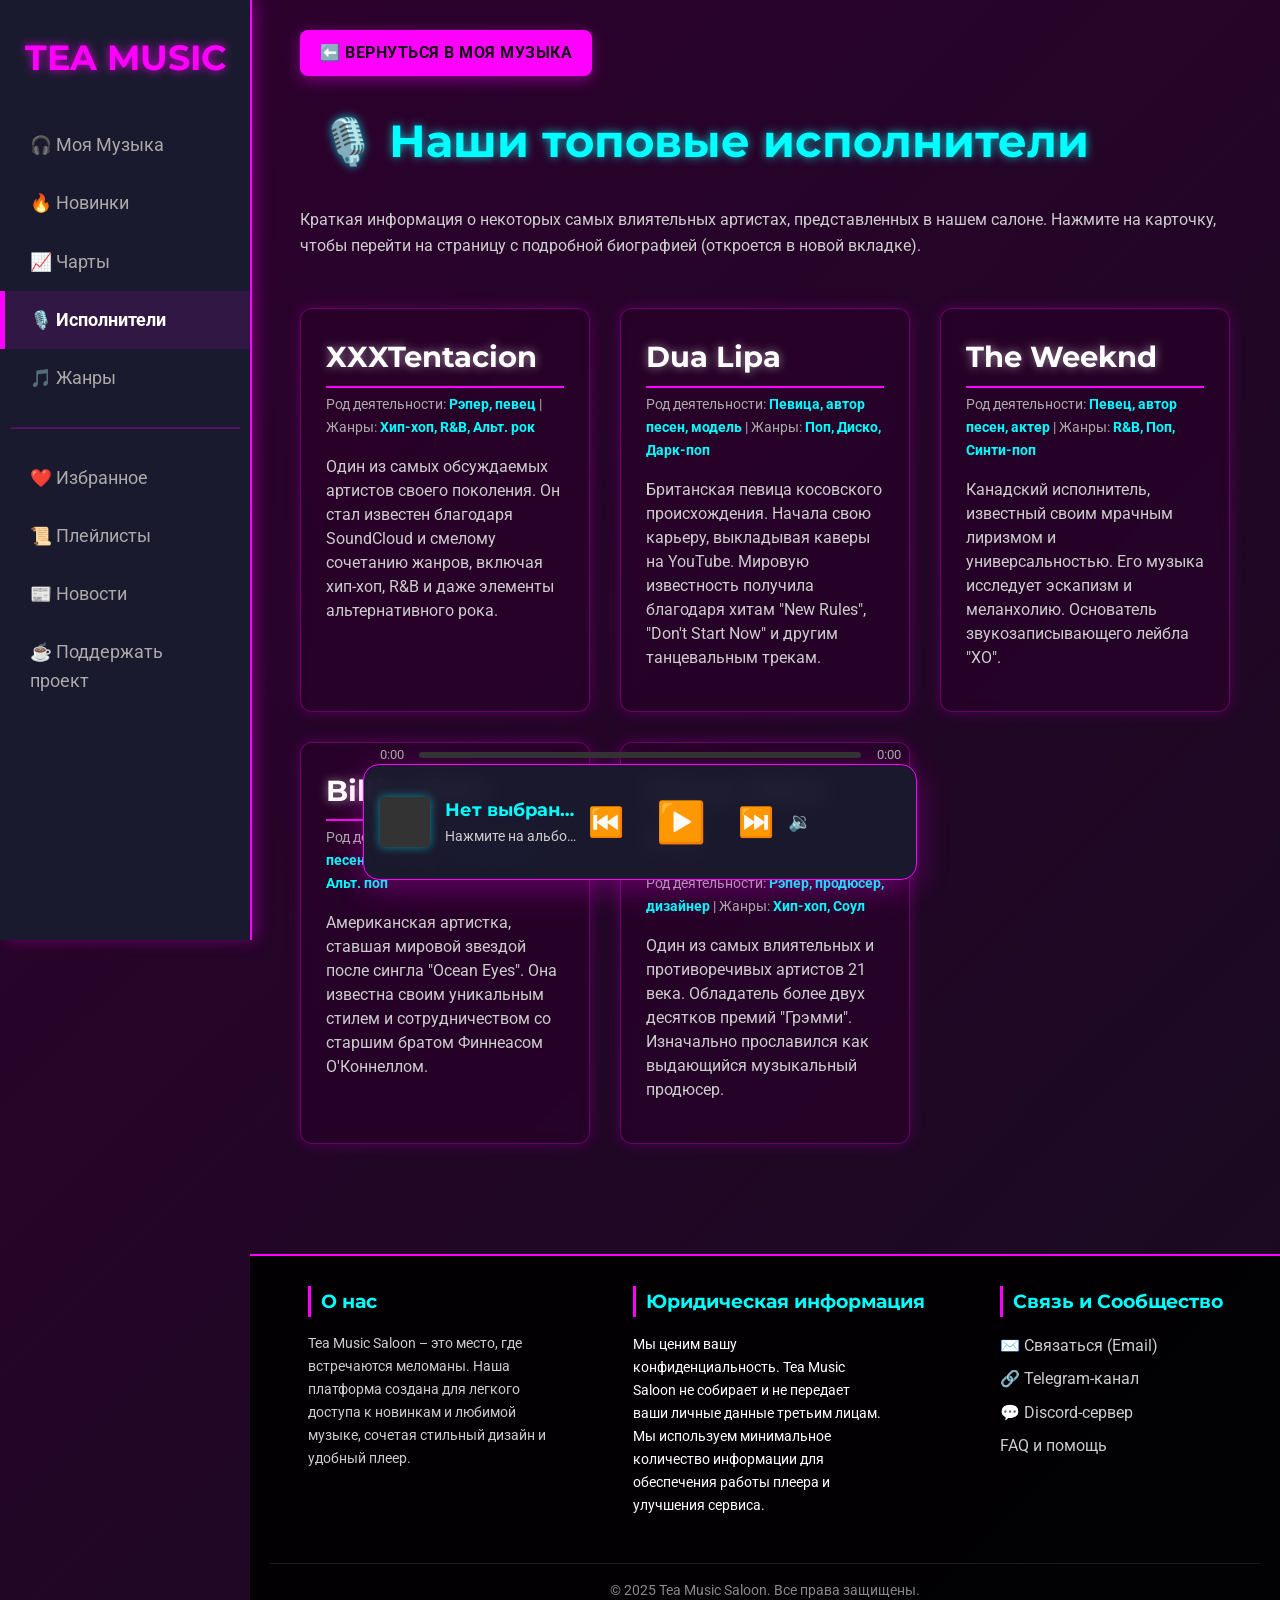
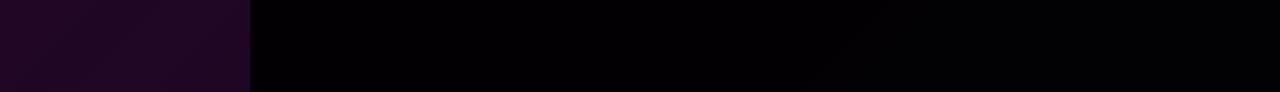
<file: artists.html>
<!DOCTYPE html>
<html lang="ru">
<head>
    <meta charset="UTF-8">
    <meta name="viewport" content="width=device-width, initial-scale=1.0">
    <title>Музыкальный Салон Tea | ...</title> 
    
    <link href="https://fonts.googleapis.com/css2?family=Montserrat:wght@700&family=Roboto:wght@300;400;700&display=swap" rel="stylesheet">
    
    <link rel="stylesheet" href="style.css"> 
</head>

<body>
    <div class="preloader">
        <div class="spinner"></div>
    </div>
    <div class="overlay"></div>

    <div class="side-gradient left"></div>
    <div class="side-gradient right"></div>

    <div class="app-layout">
        
        <aside class="sidebar">
            <div class="sidebar__logo">
                <a href="index.html">TEA MUSIC</a>
            </div>
            <nav class="sidebar__nav">
                <ul>
                    <li><a href="index.html">🎧 Моя Музыка</a></li>
                    <li><a href="new_releases.html">🔥 Новинки</a></li> 
                    <li><a href="charts.html">📈 Чарты</a></li>
                    <li><a href="artists.html" class="active">🎙️ Исполнители</a></li> 
                    <li><a href="genres.html">🎵 Жанры</a></li>
                </ul>
            </nav>
            <hr style="border-color: rgba(255, 0, 255, 0.3); margin: 20px 10px;">
            <nav class="sidebar__nav">
                <ul>
                    <li><a href="favorites.html">❤️ Избранное</a></li>
                    <li><a href="playlists.html">📜 Плейлисты</a></li>
                    <li><a href="news.html">📰 Новости</a></li>
                    <li><a href="premium.html">☕ Поддержать проект     </a></li>
                </ul>
            </nav>
        </aside>
        
        <main>
            <a href="index.html" class="back-to-main-link">
                ⬅️ Вернуться в Моя Музыка
            </a>

            <h1>🎙️ Наши топовые исполнители</h1>
            <p style="color: #ccc; margin-bottom: 30px;">
                Краткая информация о некоторых самых влиятельных артистах, представленных в нашем салоне. Нажмите на карточку, чтобы перейти на страницу с подробной биографией (откроется в новой вкладке).
            </p>

            <div class="artist-grid-layout">
                
                <a href="https://24smi.org/celebrity/55838-xxxtentacion.html" target="_blank" class="artist-card">
                    <h3>XXXTentacion</h3>
                    <div class="artist-meta">
                        Род деятельности: <span>Рэпер, певец</span> | Жанры: <span>Хип-хоп, R&B, Альт. рок</span>
                    </div>
                    <p>
                        Один из самых обсуждаемых артистов своего поколения. Он стал известен благодаря SoundCloud и смелому сочетанию жанров, включая хип-хоп, R&B и даже элементы альтернативного рока.
                    </p>
                </a>

                <a href="https://24smi.org/celebrity/38550-dua-lipa.html" target="_blank" class="artist-card">
                    <h3>Dua Lipa</h3>
                    <div class="artist-meta">
                        Род деятельности: <span>Певица, автор песен, модель</span> | Жанры: <span>Поп, Диско, Дарк-поп</span>
                    </div>
                    <p>
                        Британская певица косовского происхождения. Начала свою карьеру, выкладывая каверы на YouTube. Мировую известность получила благодаря хитам "New Rules", "Don't Start Now" и другим танцевальным трекам.
                    </p>
                </a>
                
                <a href="https://24smi.org/celebrity/25589-the-weeknd.html" target="_blank" class="artist-card">
                    <h3>The Weeknd</h3>
                    <div class="artist-meta">
                        Род деятельности: <span>Певец, автор песен, актер</span> | Жанры: <span>R&B, Поп, Синти-поп</span>
                    </div>
                    <p>
                        Канадский исполнитель, известный своим мрачным лиризмом и универсальностью. Его музыка исследует эскапизм и меланхолию. Основатель звукозаписывающего лейбла "XO".
                    </p>
                </a>

                <a href="https://24smi.org/celebrity/93820-billi-ailish.html" target="_blank" class="artist-card">
                    <h3>Billie Eilish</h3>
                    <div class="artist-meta">
                        Род деятельности: <span>Певица, автор песен</span> | Жанры: <span>Поп, Электропоп, Альт. поп</span>
                    </div>
                    <p>
                        Американская артистка, ставшая мировой звездой после сингла "Ocean Eyes". Она известна своим уникальным стилем и сотрудничеством со старшим братом Финнеасом О'Коннеллом.
                    </p>
                </a>

                <a href="https://24smi.org/celebrity/3278-kane-uest.html" target="_blank" class="artist-card">
                    <h3>Kanye West (Ye)</h3>
                    <div class="artist-meta">
                        Род деятельности: <span>Рэпер, продюсер, дизайнер</span> | Жанры: <span>Хип-хоп, Соул</span>
                    </div>
                    <p>
                        Один из самых влиятельных и противоречивых артистов 21 века. Обладатель более двух десятков премий "Грэмми". Изначально прославился как выдающийся музыкальный продюсер.
                    </p>
                </a>

            </div>
            
        </main>
        
    </div>

    <footer class="site-footer">
        <div class="footer-content">
            <div class="footer-column">
                <h3>О нас</h3>
                <p style="font-size:0.9em; max-width: 250px;">Tea Music Saloon – это место, где встречаются меломаны. Наша платформа создана для легкого доступа к новинкам и любимой музыке, сочетая стильный дизайн и удобный плеер.</p>
            </div>
            <div class="footer-column">
                <h3>Юридическая информация</h3>
                <ul>
                    <li style="font-size:0.9em; max-width: 250px; color: #fff;">Мы ценим вашу конфиденциальность. Tea Music Saloon не собирает и не передает ваши личные данные третьим лицам. Мы используем минимальное количество информации для обеспечения работы плеера и улучшения сервиса.</li>
                </ul>
            </div>
            <div class="footer-column">
                <h3>Связь и Сообщество</h3>
                <ul>
                    <li><a href="mailto:abdytima56@gmail.com">✉️ Связаться (Email)</a></li>
                    <li><a href="https://t.me/+F9UkB3qSuYQ5MWRi" target="_blank">🔗 Telegram-канал</a></li>
                    <li><a href="https://discord.gg/NV8jJ2bQG" target="_blank">💬 Discord-сервер</a></li>
                    <li><a href="#">FAQ и помощь</a></li>
                </ul>
            </div>
        </div>
        <div class="footer-bottom">
            &copy; 2025 Tea Music Saloon. Все права защищены.
        </div>
    </footer>

    <div class="mini-player" id="miniPlayer" onclick="handlePlayerClick(event)" onmousedown="startDragging(event)" ondblclick="togglePlayerMode()">
        <div class="progress-bar-container">
            <span class="time-display" id="currentTime">0:00</span>
            <div id="progressBar" onclick="seekTo(event)">
                <div id="progress"></div>
            </div>
            <span class="time-display" id="durationTime">0:00</span>
        </div>
        
        <div class="player__info">
            <div class="player__cover" id="playerCover"></div>
            <div class="player__details">
                <h4 id="playerTitle">Нет выбранного трека</h4>
                <p id="playerArtist">Нажмите на альбом для запуска</p>
            </div>
        </div>
        <div class="player__controls">
            <button class="player__button" onclick="prevTrack()">⏮️</button>
            <button class="player__button play" id="playPauseBtn" onclick="togglePlay()">▶️</button>
            <button class="player__button" onclick="nextTrack()">⏭️</button>
        </div>
        
        <div class="player__volume" id="playerVolumeControl" onclick="toggleVolumeBar(event)">
            <span class="volume-icon">🔉</span>
            <div class="volume-bar-wrap">
                <input type="range" min="0" max="100" value="70" onchange="setVolume(this.value)" oninput="setVolume(this.value)">
            </div>
            
            <div class="player__actions-menu">
                <button class="player__menu-dots" onclick="togglePlayerMenu(event, this)">...</button>
                <div class="player__context-menu">
                    <a href="#" onclick="actionAddToQueue(event, this, true)">▶️ Добавить трек в очередь</a>
                    <a href="#" onclick="actionAddToPlaylist(event, this, true)">📜 Добавить трек в плейлист</a>
                    <a href="#" onclick="actionToggleFavorite(event, this, true)">❤️ В избранное</a>
                    <a href="#">ℹ️ Перейти к альбому</a>
                </div>
            </div>
        </div>
    </div>
    <audio id="audioPlayer" preload="auto"></audio>

    <script src="script.js"></script>

    <script>
        // JS для прелоадера и громкости (для всех страниц)
        function setVolume(value) {
            const audioPlayer = document.getElementById('audioPlayer');
            const volumeIcon = document.querySelector('.volume-icon');
            audioPlayer.volume = value / 100;

            if (value == 0) {
                volumeIcon.innerText = '🔇';
            } else if (value < 50) {
                volumeIcon.innerText = '🔉';
            } else {
                volumeIcon.innerText = '🔊';
            }
        }
        
        let isVolumeBarOpen = false;
        function toggleVolumeBar(event) {
            event.stopPropagation();
            const volumeBarWrap = document.querySelector('.volume-bar-wrap');
            
            if (isVolumeBarOpen) {
                volumeBarWrap.classList.remove('open');
                isVolumeBarOpen = false;
            } else {
                document.querySelectorAll('.context-menu, .player__context-menu').forEach(menu => {
                    menu.classList.remove('show');
                });
                volumeBarWrap.classList.add('open');
                isVolumeBarOpen = true;
            }
        }

        function closeVolumeBarIfOpen(event) {
            const volumeBarWrap = document.querySelector('.volume-bar-wrap');
            const volumeControl = document.getElementById('playerVolumeControl');
            
            if (isVolumeBarOpen && volumeControl && !volumeControl.contains(event.target)) {
                volumeBarWrap.classList.remove('open');
                isVolumeBarOpen = false;
            }
        }
        
        window.onload = function() {
            const preloader = document.querySelector('.preloader');
            const body = document.body;
            const volumeRange = document.getElementById('playerVolumeControl').querySelector('input[type="range"]');
            const audioPlayer = document.getElementById('audioPlayer');

            setTimeout(() => {
                preloader.style.opacity = '0';
                body.classList.add('loaded');
                setTimeout(() => {
                    preloader.style.display = 'none';
                }, 500);
            }, 500);
            
            if(volumeRange) {
                audioPlayer.volume = volumeRange.value / 100;
            }

            if (typeof updateProgressBar !== 'undefined') {
                audioPlayer.addEventListener('loadedmetadata', updateProgressBar);
                audioPlayer.addEventListener('timeupdate', updateProgressBar);
                audioPlayer.addEventListener('ended', nextTrack);
            }
            
            document.addEventListener('click', closeVolumeBarIfOpen);
        };
    </script>
</body>
</html>
</file>
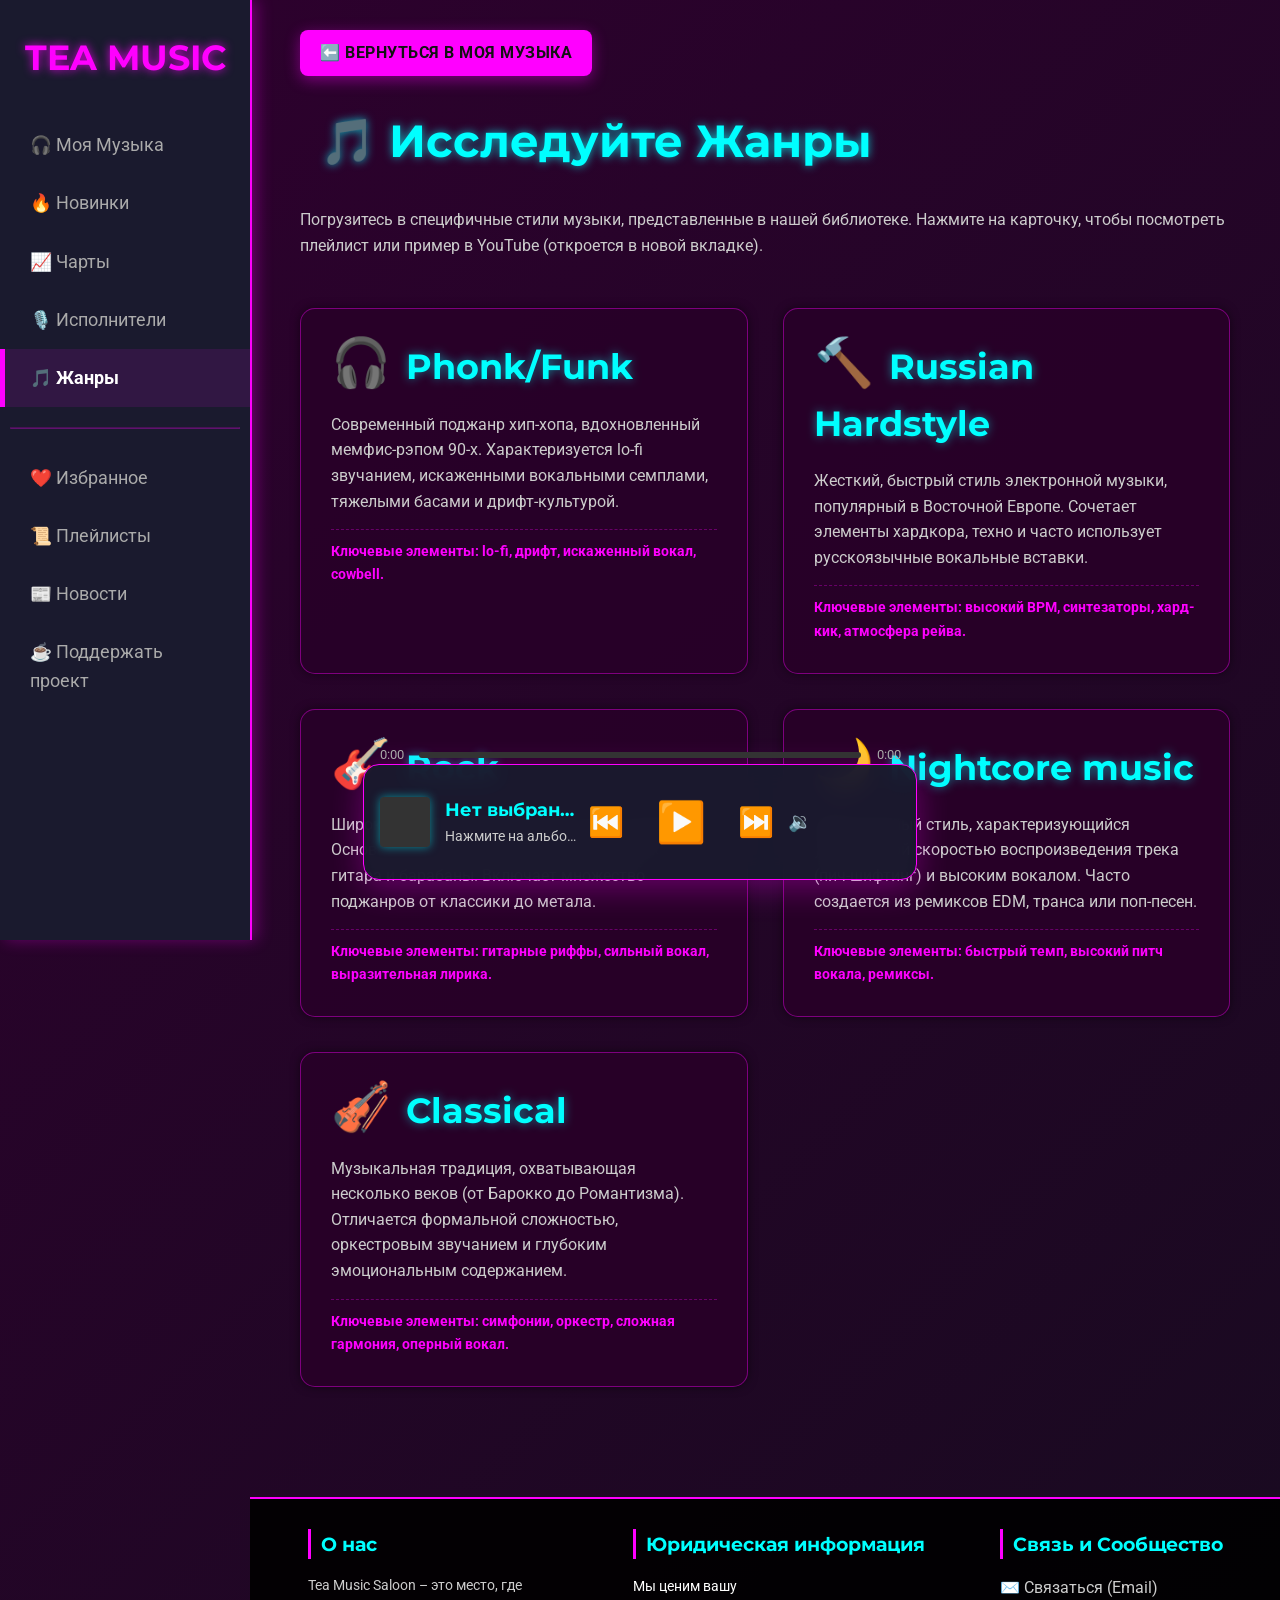
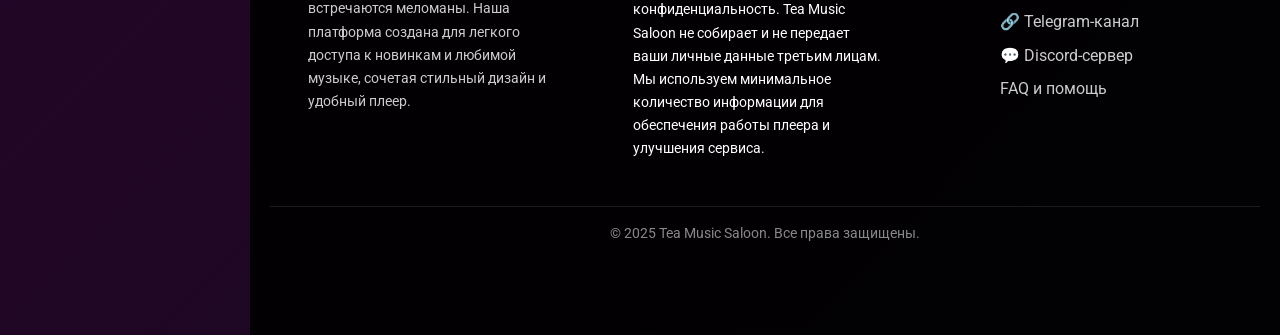
<file: genres.html>
<!DOCTYPE html>
<html lang="ru">
<head>
    <meta charset="UTF-8">
    <meta name="viewport" content="width=device-width, initial-scale=1.0">
    <title>Музыкальный Салон Tea | ...</title> 
    
    <link href="https://fonts.googleapis.com/css2?family=Montserrat:wght@700&family=Roboto:wght@300;400;700&display=swap" rel="stylesheet">
    
    <link rel="stylesheet" href="style.css"> 
</head>

<body>
    <div class="preloader">
        <div class="spinner"></div>
    </div>
    <div class="overlay"></div>

    <div class="side-gradient left"></div>
    <div class="side-gradient right"></div>

    <div class="app-layout">
        
        <aside class="sidebar">
            <div class="sidebar__logo">
                <a href="index.html">TEA MUSIC</a>
            </div>
            <nav class="sidebar__nav">
                <ul>
                    <li><a href="index.html">🎧 Моя Музыка</a></li>
                    <li><a href="new_releases.html">🔥 Новинки</a></li> 
                    <li><a href="charts.html">📈 Чарты</a></li>
                    <li><a href="artists.html">🎙️ Исполнители</a></li>
                    <li><a href="genres.html" class="active">🎵 Жанры</a></li> 
                </ul>
            </nav>
            <hr style="border-color: rgba(255, 0, 255, 0.3); margin: 20px 10px;">
            <nav class="sidebar__nav">
                <ul>
                    <li><a href="favorites.html">❤️ Избранное</a></li>
                    <li><a href="playlists.html">📜 Плейлисты</a></li>
                    <li><a href="news.html">📰 Новости</a></li>
                    <li><a href="premium.html">☕ Поддержать проект</a></li>
                </ul>
            </nav>
        </aside>
        
        <main>
            <a href="index.html" class="back-to-main-link">
                ⬅️ Вернуться в Моя Музыка
            </a>

            <h1>🎵 Исследуйте Жанры</h1>
            <p style="color: #ccc; margin-bottom: 30px;">
                Погрузитесь в специфичные стили музыки, представленные в нашей библиотеке. Нажмите на карточку, чтобы посмотреть плейлист или пример в YouTube (откроется в новой вкладке).
            </p>

            <div class="genre-grid-layout">
                
                <a href="https://www.youtube.com/watch?v=7T1xp3k-ZLw" target="_blank" class="genre-card">
                    <span class="genre-icon">🎧</span>
                    <h3>Phonk/Funk</h3>
                    <p>
                        Современный поджанр хип-хопа, вдохновленный мемфис-рэпом 90-х. Характеризуется lo-fi звучанием, искаженными вокальными семплами, тяжелыми басами и дрифт-культурой.
                    </p>
                    <div class="genre-examples">Ключевые элементы: lo-fi, дрифт, искаженный вокал, cowbell.</div>
                </a>

                <a href="https://www.youtube.com/watch?v=xve6mJYT270&t=2054s" target="_blank" class="genre-card">
                    <span class="genre-icon">🔨</span>
                    <h3>Russian Hardstyle</h3>
                    <p>
                        Жесткий, быстрый стиль электронной музыки, популярный в Восточной Европе. Сочетает элементы хардкора, техно и часто использует русскоязычные вокальные вставки.
                    </p>
                    <div class="genre-examples">Ключевые элементы: высокий BPM, синтезаторы, хард-кик, атмосфера рейва.</div>
                </a>
                
                <a href="https://www.youtube.com/watch?v=YA3lychj6Oc" target="_blank" class="genre-card">
                    <span class="genre-icon">🎸</span>
                    <h3>Rock</h3>
                    <p>
                        Широкий жанр, берущий начало в рок-н-ролле 50-х. Основные инструменты: электрогитара, бас-гитара и барабаны. Включает множество поджанров от классики до метала.
                    </p>
                    <div class="genre-examples">Ключевые элементы: гитарные риффы, сильный вокал, выразительная лирика.</div>
                </a>

                <a href="https://www.youtube.com/watch?v=lvJo07YZIfI" target="_blank" class="genre-card">
                    <span class="genre-icon">🌙</span>
                    <h3>Nightcore music</h3>
                    <p>
                        Музыкальный стиль, характеризующийся увеличенной скоростью воспроизведения трека (пич-шифтинг) и высоким вокалом. Часто создается из ремиксов EDM, транса или поп-песен.
                    </p>
                    <div class="genre-examples">Ключевые элементы: быстрый темп, высокий питч вокала, ремиксы.</div>
                </a>
                
                 <a href="https://www.youtube.com/watch?v=ZKFwQFBwQFU" target="_blank" class="genre-card">
                    <span class="genre-icon">🎻</span>
                    <h3>Classical</h3>
                    <p>
                        Музыкальная традиция, охватывающая несколько веков (от Барокко до Романтизма). Отличается формальной сложностью, оркестровым звучанием и глубоким эмоциональным содержанием.
                    </p>
                    <div class="genre-examples">Ключевые элементы: симфонии, оркестр, сложная гармония, оперный вокал.</div>
                </a>
                
            </div>
            
        </main>
        
    </div>

    <footer class="site-footer">
        <div class="footer-content">
            <div class="footer-column">
                <h3>О нас</h3>
                <p style="font-size:0.9em; max-width: 250px;">Tea Music Saloon – это место, где встречаются меломаны. Наша платформа создана для легкого доступа к новинкам и любимой музыке, сочетая стильный дизайн и удобный плеер.</p>
            </div>
            <div class="footer-column">
                <h3>Юридическая информация</h3>
                <ul>
                    <li style="font-size:0.9em; max-width: 250px; color: #fff;">Мы ценим вашу конфиденциальность. Tea Music Saloon не собирает и не передает ваши личные данные третьим лицам. Мы используем минимальное количество информации для обеспечения работы плеера и улучшения сервиса.</li>
                </ul>
            </div>
            <div class="footer-column">
                <h3>Связь и Сообщество</h3>
                <ul>
                    <li><a href="mailto:abdytima56@gmail.com">✉️ Связаться (Email)</a></li>
                    <li><a href="https://t.me/+F9UkB3qSuYQ5MWRi" target="_blank">🔗 Telegram-канал</a></li>
                    <li><a href="https://discord.gg/NV8jJ2bQG" target="_blank">💬 Discord-сервер</a></li>
                    <li><a href="#">FAQ и помощь</a></li>
                </ul>
            </div>
        </div>
        <div class="footer-bottom">
            &copy; 2025 Tea Music Saloon. Все права защищены.
        </div>
    </footer>

    <div class="mini-player" id="miniPlayer" onclick="handlePlayerClick(event)" onmousedown="startDragging(event)" ondblclick="togglePlayerMode()">
        <div class="progress-bar-container">
            <span class="time-display" id="currentTime">0:00</span>
            <div id="progressBar" onclick="seekTo(event)">
                <div id="progress"></div>
            </div>
            <span class="time-display" id="durationTime">0:00</span>
        </div>
        
        <div class="player__info">
            <div class="player__cover" id="playerCover"></div>
            <div class="player__details">
                <h4 id="playerTitle">Нет выбранного трека</h4>
                <p id="playerArtist">Нажмите на альбом для запуска</p>
            </div>
        </div>
        <div class="player__controls">
            <button class="player__button" onclick="prevTrack()">⏮️</button>
            <button class="player__button play" id="playPauseBtn" onclick="togglePlay()">▶️</button>
            <button class="player__button" onclick="nextTrack()">⏭️</button>
        </div>
        
        <div class="player__volume" id="playerVolumeControl" onclick="toggleVolumeBar(event)">
            <span class="volume-icon">🔉</span>
            <div class="volume-bar-wrap">
                <input type="range" min="0" max="100" value="70" onchange="setVolume(this.value)" oninput="setVolume(this.value)">
            </div>
            
            <div class="player__actions-menu">
                <button class="player__menu-dots" onclick="togglePlayerMenu(event, this)">...</button>
                <div class="player__context-menu">
                    <a href="#" onclick="actionAddToQueue(event, this, true)">▶️ Добавить трек в очередь</a>
                    <a href="#" onclick="actionAddToPlaylist(event, this, true)">📜 Добавить трек в плейлист</a>
                    <a href="#" onclick="actionToggleFavorite(event, this, true)">❤️ В избранное</a>
                    <a href="#">ℹ️ Перейти к альбому</a>
                </div>
            </div>
        </div>
    </div>
    <audio id="audioPlayer" preload="auto"></audio>

    <script src="script.js"></script>

    <script>
        function setVolume(value) {
            const audioPlayer = document.getElementById('audioPlayer');
            const volumeIcon = document.querySelector('.volume-icon');
            audioPlayer.volume = value / 100;

            if (value == 0) {
                volumeIcon.innerText = '🔇';
            } else if (value < 50) {
                volumeIcon.innerText = '🔉';
            } else {
                volumeIcon.innerText = '🔊';
            }
        }
        
        let isVolumeBarOpen = false;
        function toggleVolumeBar(event) {
            event.stopPropagation();
            const volumeBarWrap = document.querySelector('.volume-bar-wrap');
            
            if (isVolumeBarOpen) {
                volumeBarWrap.classList.remove('open');
                isVolumeBarOpen = false;
            } else {
                document.querySelectorAll('.context-menu, .player__context-menu').forEach(menu => {
                    menu.classList.remove('show');
                });
                volumeBarWrap.classList.add('open');
                isVolumeBarOpen = true;
            }
        }

        function closeVolumeBarIfOpen(event) {
            const volumeBarWrap = document.querySelector('.volume-bar-wrap');
            const volumeControl = document.getElementById('playerVolumeControl');
            
            if (isVolumeBarOpen && volumeControl && !volumeControl.contains(event.target)) {
                volumeBarWrap.classList.remove('open');
                isVolumeBarOpen = false;
            }
        }
        
        window.onload = function() {
            const preloader = document.querySelector('.preloader');
            const body = document.body;
            const volumeRange = document.getElementById('playerVolumeControl').querySelector('input[type="range"]');
            const audioPlayer = document.getElementById('audioPlayer');

            setTimeout(() => {
                preloader.style.opacity = '0';
                body.classList.add('loaded');
                setTimeout(() => {
                    preloader.style.display = 'none';
                }, 500);
            }, 500);
            
            if(volumeRange) {
                audioPlayer.volume = volumeRange.value / 100;
            }

            if (typeof updateProgressBar !== 'undefined') {
                audioPlayer.addEventListener('loadedmetadata', updateProgressBar);
                audioPlayer.addEventListener('timeupdate', updateProgressBar);
                audioPlayer.addEventListener('ended', nextTrack);
            }
            
            document.addEventListener('click', closeVolumeBarIfOpen);
        };
    </script>
</body>
</html>
</file>
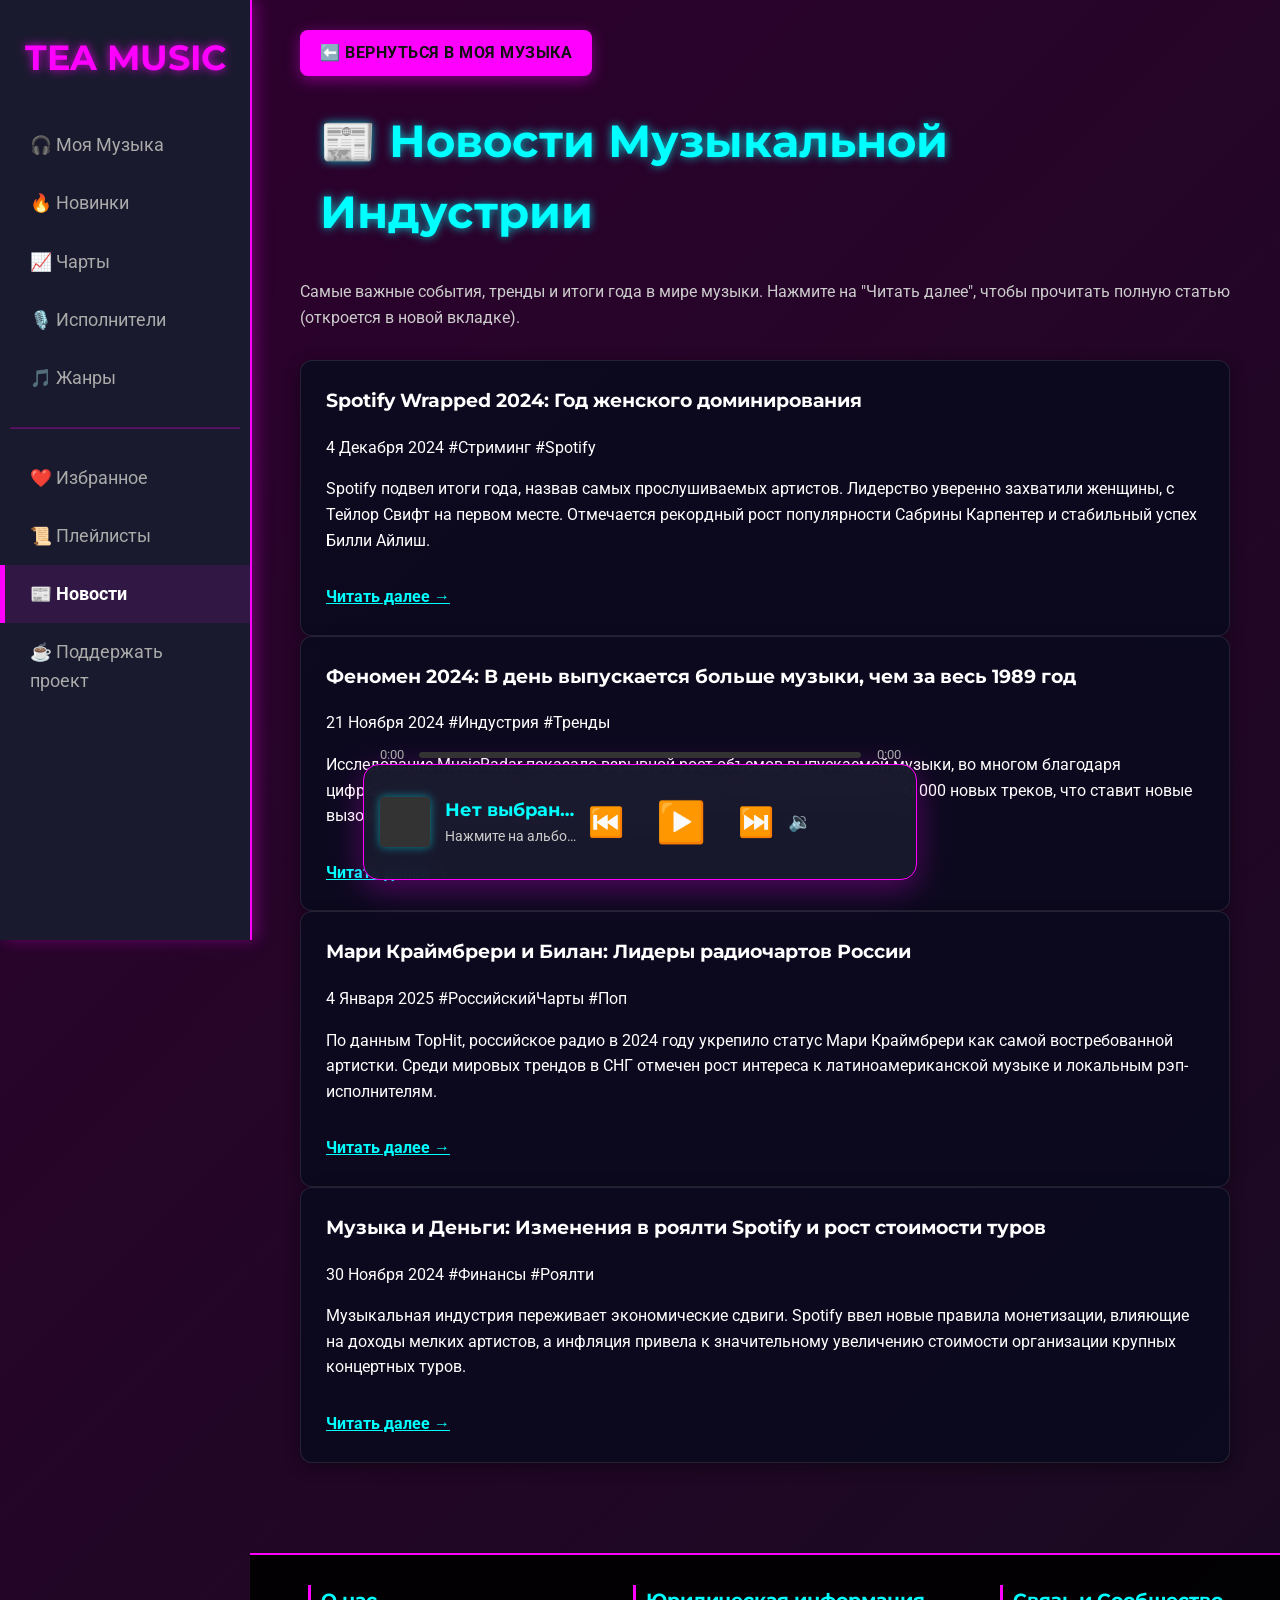
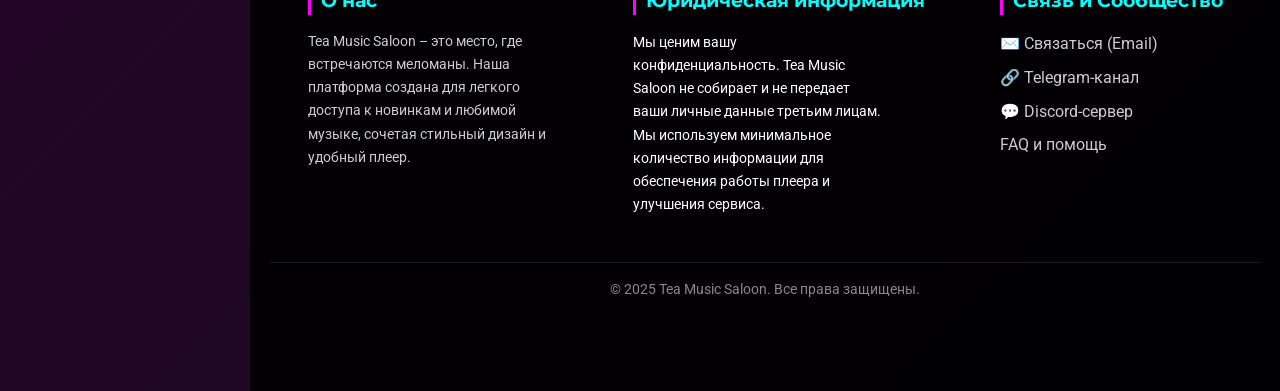
<file: news.html>
<!DOCTYPE html>
<html lang="ru">
<head>
    <meta charset="UTF-8">
    <meta name="viewport" content="width=device-width, initial-scale=1.0">
    <title>Музыкальный Салон Tea | ...</title> 
    
    <link href="https://fonts.googleapis.com/css2?family=Montserrat:wght@700&family=Roboto:wght@300;400;700&display=swap" rel="stylesheet">
    
    <link rel="stylesheet" href="style.css"> 
</head>
<body>
    <div class="preloader">
        <div class="spinner"></div>
    </div>
    <div class="overlay"></div>

    <div class="side-gradient left"></div>
    <div class="side-gradient right"></div>

    <div class="app-layout">
        
        <aside class="sidebar">
            <div class="sidebar__logo">
                <a href="index.html">TEA MUSIC</a>
            </div>
            <nav class="sidebar__nav">
                <ul>
                    <li><a href="index.html">🎧 Моя Музыка</a></li>
                    <li><a href="new_releases.html">🔥 Новинки</a></li> 
                    <li><a href="charts.html">📈 Чарты</a></li>
                    <li><a href="artists.html">🎙️ Исполнители</a></li>
                    <li><a href="genres.html">🎵 Жанры</a></li> 
                </ul>
            </nav>
            <hr style="border-color: rgba(255, 0, 255, 0.3); margin: 20px 10px;">
            <nav class="sidebar__nav">
                <ul>
                    <li><a href="favorites.html">❤️ Избранное</a></li>
                    <li><a href="playlists.html">📜 Плейлисты</a></li>
                    <li><a href="news.html" class="active">📰 Новости</a></li>
                    <li><a href="premium.html">☕ Поддержать проект</a></li>
                </ul>
            </nav>
        </aside>
        
        <main>
            <a href="index.html" class="back-to-main-link">
                ⬅️ Вернуться в Моя Музыка
            </a>

            <h1>📰 Новости Музыкальной Индустрии</h1>
            <p style="color: #ccc; margin-bottom: 30px;">
                Самые важные события, тренды и итоги года в мире музыки. Нажмите на "Читать далее", чтобы прочитать полную статью (откроется в новой вкладке).
            </p>

            <div class="news-grid-layout">
                
                <div class="news-card">
                    <h3>Spotify Wrapped 2024: Год женского доминирования</h3>
                    <div class="news-meta">
                        <span class="date">4 Декабря 2024</span>
                        <span class="source">#Стриминг #Spotify</span>
                    </div>
                    <p>
                        Spotify подвел итоги года, назвав самых прослушиваемых артистов. Лидерство уверенно захватили женщины, с Тейлор Свифт на первом месте. Отмечается рекордный рост популярности Сабрины Карпентер и стабильный успех Билли Айлиш.
                    </p>
                    <a href="https://newsmuz.com/news/mix/itogi-2024-goda-u-spotify-teylor-svift-sabrina-karpenter-i-billi-aylish-49980" target="_blank" class="read-more">Читать далее &rarr;</a>
                </div>

                <div class="news-card">
                    <h3>Феномен 2024: В день выпускается больше музыки, чем за весь 1989 год</h3>
                    <div class="news-meta">
                        <span class="date">21 Ноября 2024</span>
                        <span class="source">#Индустрия #Тренды</span>
                    </div>
                    <p>
                        Исследование MusicRadar показало взрывной рост объемов выпускаемой музыки, во многом благодаря цифровым инструментам и ИИ. В 2024 году ежедневно публикуется более 100 000 новых треков, что ставит новые вызовы перед стриминговыми платформами.
                    </p>
                    <a href="https://testpress.news/issledovanie-v-2024-godu-v-den-vypuskaetsya-bolshe-muzyki-chem-za-ves-1989-j/" target="_blank" class="read-more">Читать далее &rarr;</a>
                </div>
                
                <div class="news-card">
                    <h3>Мари Краймбрери и Билан: Лидеры радиочартов России</h3>
                    <div class="news-meta">
                        <span class="date">4 Января 2025</span>
                        <span class="source">#РоссийскийЧарты #Поп</span>
                    </div>
                    <p>
                        По данным TopHit, российское радио в 2024 году укрепило статус Мари Краймбрери как самой востребованной артистки. Среди мировых трендов в СНГ отмечен рост интереса к латиноамериканской музыке и локальным рэп-исполнителям.
                    </p>
                    <a href="https://hitfm.ru/news/muzykalnye-itogi-2024-goda-topovye-artisty-i-khity-radio-i-youtube-v-rossii" target="_blank" class="read-more">Читать далее &rarr;</a>
                </div>

                <div class="news-card">
                    <h3>Музыка и Деньги: Изменения в роялти Spotify и рост стоимости туров</h3>
                    <div class="news-meta">
                        <span class="date">30 Ноября 2024</span>
                        <span class="source">#Финансы #Роялти</span>
                    </div>
                    <p>
                        Музыкальная индустрия переживает экономические сдвиги. Spotify ввел новые правила монетизации, влияющие на доходы мелких артистов, а инфляция привела к значительному увеличению стоимости организации крупных концертных туров.
                    </p>
                    <a href="https://www.muztorg.ru/articles/muzyka-i-dengi-realnost-v-2024-godu" target="_blank" class="read-more">Читать далее &rarr;</a>
                </div>
                
            </div>
            
        </main>
        
    </div>

    <footer class="site-footer">
        <div class="footer-content">
            <div class="footer-column">
                <h3>О нас</h3>
                <p style="font-size:0.9em; max-width: 250px;">Tea Music Saloon – это место, где встречаются меломаны. Наша платформа создана для легкого доступа к новинкам и любимой музыке, сочетая стильный дизайн и удобный плеер.</p>
            </div>
            <div class="footer-column">
                <h3>Юридическая информация</h3>
                <ul>
                    <li style="font-size:0.9em; max-width: 250px; color: #fff;">Мы ценим вашу конфиденциальность. Tea Music Saloon не собирает и не передает ваши личные данные третьим лицам. Мы используем минимальное количество информации для обеспечения работы плеера и улучшения сервиса.</li>
                </ul>
            </div>
            <div class="footer-column">
                <h3>Связь и Сообщество</h3>
                <ul>
                    <li><a href="mailto:abdytima56@gmail.com">✉️ Связаться (Email)</a></li>
                    <li><a href="https://t.me/+F9UkB3qSuYQ5MWRi" target="_blank">🔗 Telegram-канал</a></li>
                    <li><a href="https://discord.gg/NV8jJ2bQG" target="_blank">💬 Discord-сервер</a></li>
                    <li><a href="#">FAQ и помощь</a></li>
                </ul>
            </div>
        </div>
        <div class="footer-bottom">
            &copy; 2025 Tea Music Saloon. Все права защищены.
        </div>
    </footer>

    <div class="mini-player" id="miniPlayer" onclick="handlePlayerClick(event)" onmousedown="startDragging(event)" ondblclick="togglePlayerMode()">
        <div class="progress-bar-container">
            <span class="time-display" id="currentTime">0:00</span>
            <div id="progressBar" onclick="seekTo(event)">
                <div id="progress"></div>
            </div>
            <span class="time-display" id="durationTime">0:00</span>
        </div>
        
        <div class="player__info">
            <div class="player__cover" id="playerCover"></div>
            <div class="player__details">
                <h4 id="playerTitle">Нет выбранного трека</h4>
                <p id="playerArtist">Нажмите на альбом для запуска</p>
            </div>
        </div>
        <div class="player__controls">
            <button class="player__button" onclick="prevTrack()">⏮️</button>
            <button class="player__button play" id="playPauseBtn" onclick="togglePlay()">▶️</button>
            <button class="player__button" onclick="nextTrack()">⏭️</button>
        </div>
        
        <div class="player__volume" id="playerVolumeControl" onclick="toggleVolumeBar(event)">
            <span class="volume-icon">🔉</span>
            <div class="volume-bar-wrap">
                <input type="range" min="0" max="100" value="70" onchange="setVolume(this.value)" oninput="setVolume(this.value)">
            </div>
            
            <div class="player__actions-menu">
                <button class="player__menu-dots" onclick="togglePlayerMenu(event, this)">...</button>
                <div class="player__context-menu">
                    <a href="#" onclick="actionAddToQueue(event, this, true)">▶️ Добавить трек в очередь</a>
                    <a href="#" onclick="actionAddToPlaylist(event, this, true)">📜 Добавить трек в плейлист</a>
                    <a href="#" onclick="actionToggleFavorite(event, this, true)">❤️ В избранное</a>
                    <a href="#">ℹ️ Перейти к альбому</a>
                </div>
            </div>
        </div>
    </div>
    <audio id="audioPlayer" preload="auto"></audio>

    <script src="script.js"></script>

    <script>
        function setVolume(value) {
            const audioPlayer = document.getElementById('audioPlayer');
            const volumeIcon = document.querySelector('.volume-icon');
            audioPlayer.volume = value / 100;

            if (value == 0) {
                volumeIcon.innerText = '🔇';
            } else if (value < 50) {
                volumeIcon.innerText = '🔉';
            } else {
                volumeIcon.innerText = '🔊';
            }
        }
        
        let isVolumeBarOpen = false;
        function toggleVolumeBar(event) {
            event.stopPropagation();
            const volumeBarWrap = document.querySelector('.volume-bar-wrap');
            
            if (isVolumeBarOpen) {
                volumeBarWrap.classList.remove('open');
                isVolumeBarOpen = false;
            } else {
                document.querySelectorAll('.context-menu, .player__context-menu').forEach(menu => {
                    menu.classList.remove('show');
                });
                volumeBarWrap.classList.add('open');
                isVolumeBarOpen = true;
            }
        }

        function closeVolumeBarIfOpen(event) {
            const volumeBarWrap = document.querySelector('.volume-bar-wrap');
            const volumeControl = document.getElementById('playerVolumeControl');
            
            if (isVolumeBarOpen && volumeControl && !volumeControl.contains(event.target)) {
                volumeBarWrap.classList.remove('open');
                isVolumeBarOpen = false;
            }
        }
        
        window.onload = function() {
            const preloader = document.querySelector('.preloader');
            const body = document.body;
            const volumeRange = document.getElementById('playerVolumeControl').querySelector('input[type="range"]');
            const audioPlayer = document.getElementById('audioPlayer');

            setTimeout(() => {
                preloader.style.opacity = '0';
                body.classList.add('loaded');
                setTimeout(() => {
                    preloader.style.display = 'none';
                }, 500);
            }, 500);
            
            if(volumeRange) {
                audioPlayer.volume = volumeRange.value / 100;
            }

            if (typeof updateProgressBar !== 'undefined') {
                audioPlayer.addEventListener('loadedmetadata', updateProgressBar);
                audioPlayer.addEventListener('timeupdate', updateProgressBar);
                audioPlayer.addEventListener('ended', nextTrack);
            }
            
            document.addEventListener('click', closeVolumeBarIfOpen);
        };
    </script>
</body>
</html>
</file>
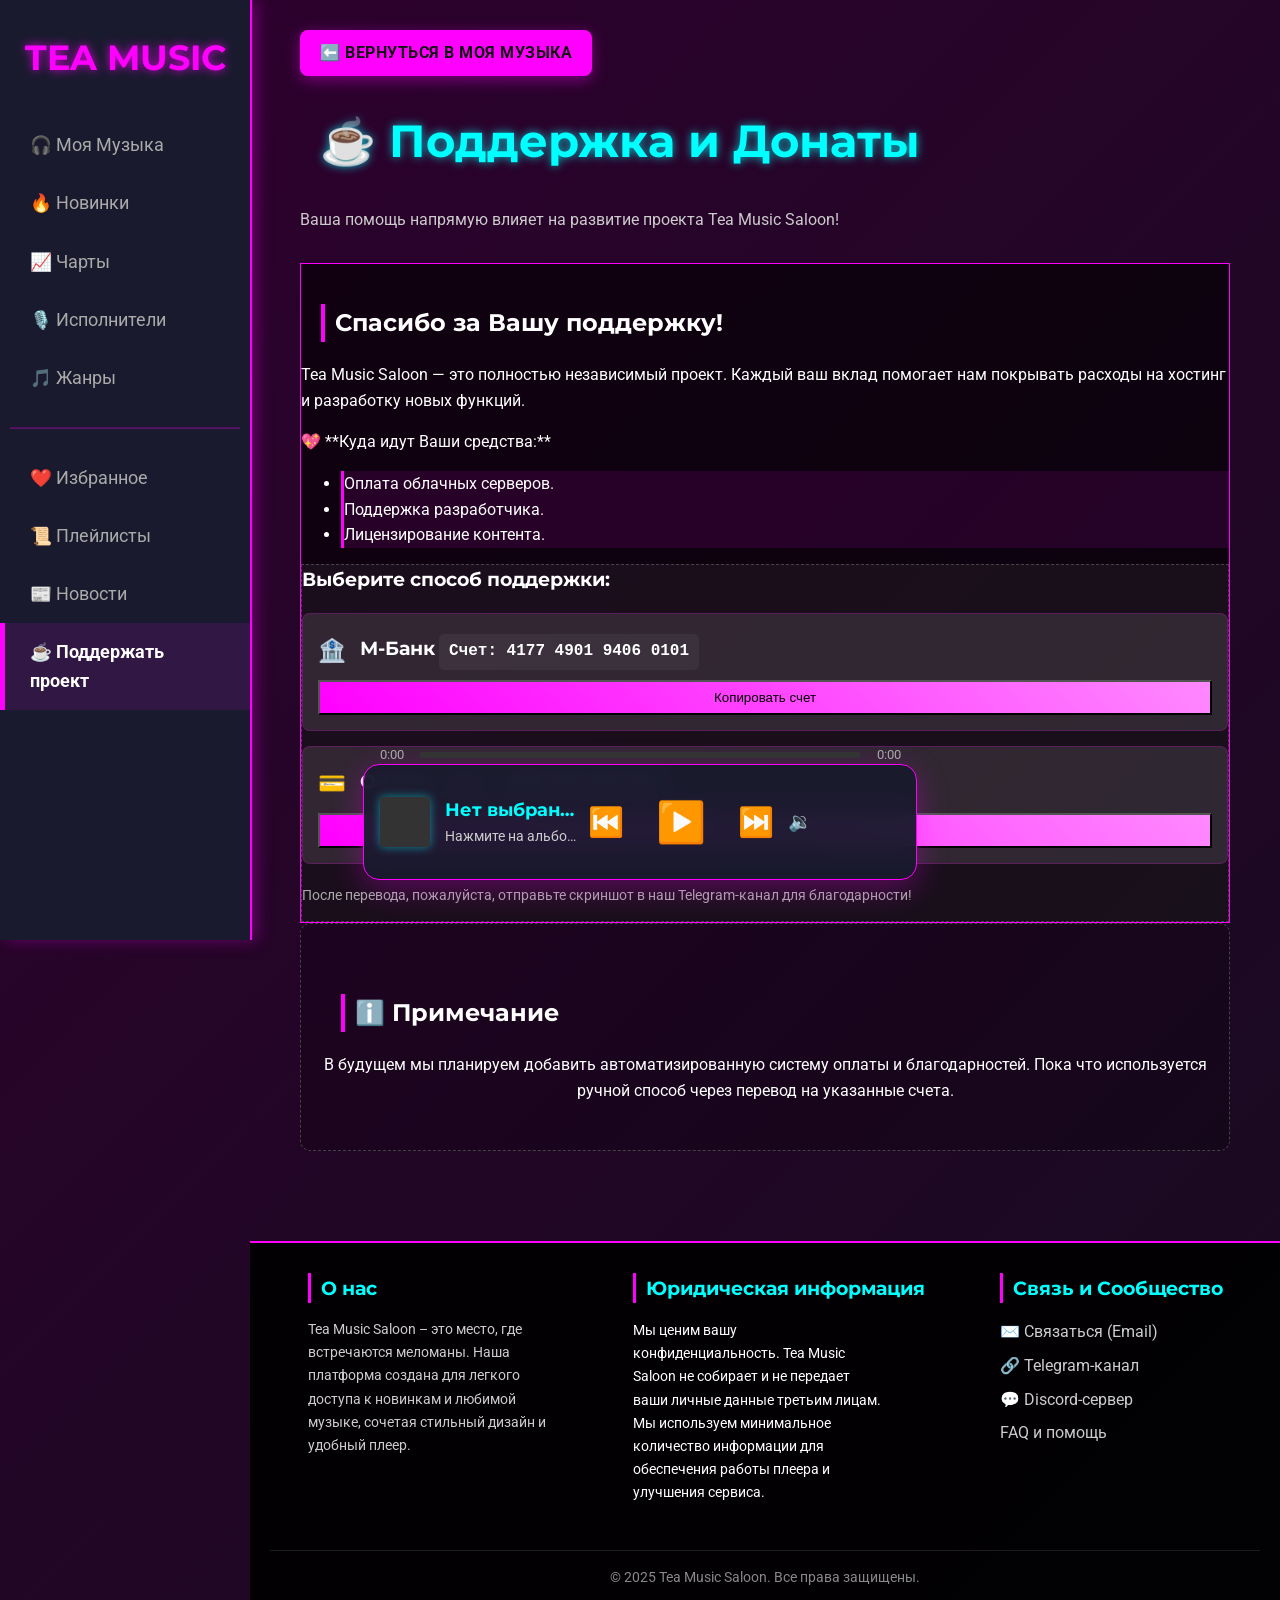
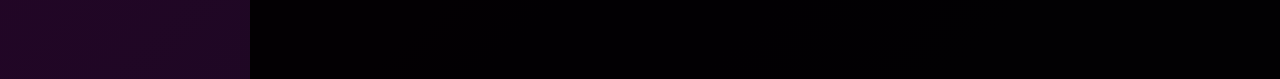
<file: premium.html>
<!DOCTYPE html>
<html lang="ru">
<head>
    <meta charset="UTF-8">
    <meta name="viewport" content="width=device-width, initial-scale=1.0">
    <title>Музыкальный Салон Tea | ...</title> 
    
    <link href="https://fonts.googleapis.com/css2?family=Montserrat:wght@700&family=Roboto:wght@300;400;700&display=swap" rel="stylesheet">
    
    <link rel="stylesheet" href="style.css"> 
</head>

<body>
    <div class="preloader">
        <div class="spinner"></div>
    </div>
    <div class="overlay"></div>

    <div class="side-gradient left"></div>
    <div class="side-gradient right"></div>

    <div class="app-layout">
        
        <aside class="sidebar">
            <div class="sidebar__logo">
                <a href="index.html">TEA MUSIC</a>
            </div>
            <nav class="sidebar__nav">
                <ul>
                    <li><a href="index.html">🎧 Моя Музыка</a></li>
                    <li><a href="new_releases.html">🔥 Новинки</a></li> 
                    <li><a href="charts.html">📈 Чарты</a></li>
                    <li><a href="artists.html">🎙️ Исполнители</a></li>
                    <li><a href="genres.html">🎵 Жанры</a></li> 
                </ul>
            </nav>
            <hr style="border-color: rgba(255, 0, 255, 0.3); margin: 20px 10px;">
            <nav class="sidebar__nav">
                <ul>
                    <li><a href="favorites.html">❤️ Избранное</a></li>
                    <li><a href="playlists.html">📜 Плейлисты</a></li>
                    <li><a href="news.html">📰 Новости</a></li>
                    <li><a href="premium.html" class="active">☕ Поддержать проект</a></li>
                </ul>
            </nav>
        </aside>
        
        <main>
            <a href="index.html" class="back-to-main-link">
                ⬅️ Вернуться в Моя Музыка
            </a>

            <h1>☕ Поддержка и Донаты</h1>
            <p style="color: #ccc; margin-bottom: 30px;">
                Ваша помощь напрямую влияет на развитие проекта Tea Music Saloon!
            </p>

            <div class="donation-block">
                <div class="donation-text">
                    <h2>Спасибо за Вашу поддержку!</h2>
                    <p>
                        Tea Music Saloon — это полностью независимый проект. Каждый ваш вклад помогает нам покрывать расходы на хостинг и разработку новых функций.
                    </p>
                    <p>
                        💖 **Куда идут Ваши средства:**
                        <ul>
                            <li>Оплата облачных серверов.</li>
                            <li>Поддержка разработчика.</li>
                            <li>Лицензирование контента.</li>
                        </ul>
                    </p>
                </div>
                <div class="donation-cta">
                    <h3>Выберите способ поддержки:</h3>
                    
                    <div class="payment-method">
                        <span class="payment-icon">🏦</span>
                        <h4>М-Банк</h4>
                        <p class="account-number">Счет: 4177 4901 9406 0101</p>
                        <button class="cta-button" onclick="copyAccount('4177490194060101')">Копировать счет</button>
                    </div>

                    <div class="payment-method">
                        <span class="payment-icon">💳</span>
                        <h4>О-Банк</h4>
                        <p class="account-number">Счет: +996 704 120 522</p>
                        <button class="cta-button" onclick="copyAccount('+996704120522')">Копировать счет</button>
                    </div>

                    <p style="font-size: 0.9em; margin-top: 20px; color: #aaa;">
                        После перевода, пожалуйста, отправьте скриншот в наш Telegram-канал для благодарности!
                    </p>
                </div>
            </div>
            
            <div class="under-development static">
                <h2>ℹ️ Примечание</h2>
                <p>
                    В будущем мы планируем добавить автоматизированную систему оплаты и благодарностей. Пока что используется ручной способ через перевод на указанные счета.
                </p>
            </div>
            
        </main>
        
    </div>

    <footer class="site-footer">
        <div class="footer-content">
            <div class="footer-column">
                <h3>О нас</h3>
                <p style="font-size:0.9em; max-width: 250px;">Tea Music Saloon – это место, где встречаются меломаны. Наша платформа создана для легкого доступа к новинкам и любимой музыке, сочетая стильный дизайн и удобный плеер.</p>
            </div>
            <div class="footer-column">
                <h3>Юридическая информация</h3>
                <ul>
                    <li style="font-size:0.9em; max-width: 250px; color: #fff;">Мы ценим вашу конфиденциальность. Tea Music Saloon не собирает и не передает ваши личные данные третьим лицам. Мы используем минимальное количество информации для обеспечения работы плеера и улучшения сервиса.</li>
                </ul>
            </div>
            <div class="footer-column">
                <h3>Связь и Сообщество</h3>
                <ul>
                    <li><a href="mailto:abdytima56@gmail.com">✉️ Связаться (Email)</a></li>
                    <li><a href="https://t.me/+F9UkB3qSuYQ5MWRi" target="_blank">🔗 Telegram-канал</a></li>
                    <li><a href="https://discord.gg/NV8jJ2bQG" target="_blank">💬 Discord-сервер</a></li>
                    <li><a href="#">FAQ и помощь</a></li>
                </ul>
            </div>
        </div>
        <div class="footer-bottom">
            &copy; 2025 Tea Music Saloon. Все права защищены.
        </div>
    </footer>

    <div class="mini-player" id="miniPlayer" onclick="handlePlayerClick(event)" onmousedown="startDragging(event)" ondblclick="togglePlayerMode()">
        <div class="progress-bar-container">
            <span class="time-display" id="currentTime">0:00</span>
            <div id="progressBar" onclick="seekTo(event)">
                <div id="progress"></div>
            </div>
            <span class="time-display" id="durationTime">0:00</span>
        </div>
        
        <div class="player__info">
            <div class="player__cover" id="playerCover"></div>
            <div class="player__details">
                <h4 id="playerTitle">Нет выбранного трека</h4>
                <p id="playerArtist">Нажмите на альбом для запуска</p>
            </div>
        </div>
        <div class="player__controls">
            <button class="player__button" onclick="prevTrack()">⏮️</button>
            <button class="player__button play" id="playPauseBtn" onclick="togglePlay()">▶️</button>
            <button class="player__button" onclick="nextTrack()">⏭️</button>
        </div>
        
        <div class="player__volume" id="playerVolumeControl" onclick="toggleVolumeBar(event)">
            <span class="volume-icon">🔉</span>
            <div class="volume-bar-wrap">
                <input type="range" min="0" max="100" value="70" onchange="setVolume(this.value)" oninput="setVolume(this.value)">
            </div>
            
            <div class="player__actions-menu">
                <button class="player__menu-dots" onclick="togglePlayerMenu(event, this)">...</button>
                <div class="player__context-menu">
                    <a href="#" onclick="actionAddToQueue(event, this, true)">▶️ Добавить трек в очередь</a>
                    <a href="#" onclick="actionAddToPlaylist(event, this, true)">📜 Добавить трек в плейлист</a>
                    <a href="#" onclick="actionToggleFavorite(event, this, true)">❤️ В избранное</a>
                    <a href="#">ℹ️ Перейти к альбому</a>
                </div>
            </div>
        </div>
    </div>
    <audio id="audioPlayer" preload="auto"></audio>

    <script src="script.js"></script>
    
    <script>
        function copyAccount(accountNumber) {
            // Удаляем пробелы для копирования чистого номера
            const cleanNumber = accountNumber.replace(/ /g, ''); 
            
            navigator.clipboard.writeText(cleanNumber)
                .then(() => {
                    alert('Номер счета ' + cleanNumber + ' успешно скопирован!');
                })
                .catch(err => {
                    console.error('Ошибка копирования:', err);
                    alert('Не удалось скопировать счет. Попробуйте вручную.');
                });
        }
    </script>

    <script>
        // Код для управления громкостью и плеером (сохранен без изменений)
        function setVolume(value) {
            const audioPlayer = document.getElementById('audioPlayer');
            const volumeIcon = document.querySelector('.volume-icon');
            audioPlayer.volume = value / 100;

            if (value == 0) {
                volumeIcon.innerText = '🔇';
            } else if (value < 50) {
                volumeIcon.innerText = '🔉';
            } else {
                volumeIcon.innerText = '🔊';
            }
        }
        
        let isVolumeBarOpen = false;
        function toggleVolumeBar(event) {
            event.stopPropagation();
            const volumeBarWrap = document.querySelector('.volume-bar-wrap');
            
            if (isVolumeBarOpen) {
                volumeBarWrap.classList.remove('open');
                isVolumeBarOpen = false;
            } else {
                document.querySelectorAll('.context-menu, .player__context-menu').forEach(menu => {
                    menu.classList.remove('show');
                });
                volumeBarWrap.classList.add('open');
                isVolumeBarOpen = true;
            }
        }

        function closeVolumeBarIfOpen(event) {
            const volumeBarWrap = document.querySelector('.volume-bar-wrap');
            const volumeControl = document.getElementById('playerVolumeControl');
            
            if (isVolumeBarOpen && volumeControl && !volumeControl.contains(event.target)) {
                volumeBarWrap.classList.remove('open');
                isVolumeBarOpen = false;
            }
        }
        
        window.onload = function() {
            const preloader = document.querySelector('.preloader');
            const body = document.body;
            const volumeRange = document.getElementById('playerVolumeControl').querySelector('input[type="range"]');
            const audioPlayer = document.getElementById('audioPlayer');

            setTimeout(() => {
                preloader.style.opacity = '0';
                body.classList.add('loaded');
                setTimeout(() => {
                    preloader.style.display = 'none';
                }, 500);
            }, 500);
            
            if(volumeRange) {
                audioPlayer.volume = volumeRange.value / 100;
            }

            if (typeof updateProgressBar !== 'undefined') {
                audioPlayer.addEventListener('loadedmetadata', updateProgressBar);
                audioPlayer.addEventListener('timeupdate', updateProgressBar);
                audioPlayer.addEventListener('ended', nextTrack);
            }
            
            document.addEventListener('click', closeVolumeBarIfOpen);
        };
    </script>
</body>
</html>
</file>
<file: style.css>
/* ==================================================================== */
/* ПАЛИТРА И ГЛОБАЛЬНЫЕ СТИЛИ (ОЧИЩЕННАЯ ВЕРСИЯ) */
/* ==================================================================== */
:root {
    --primary-color: #ff00ff;   /* Яркий акцент: Фиолетовый/Фуксия */
    --secondary-color: #ff88ff; /* Светлый акцент: Розовый/Маджента */
    --text-color-light: #fff;   /* Основной светлый текст */
    --text-color-faded: #aaa;   /* Тусклый текст */
    --background-dark: #0f0f1a; /* Глубокий темный фон */
    --sidebar-bg: #1a1a2e;      /* Фон сайдбара/панелей */
    --card-bg: rgba(255, 255, 255, 0.05); /* Фон карточек */
    --border-color: rgba(255, 0, 255, 0.3);
}

body {
    font-family: 'Roboto', sans-serif;
    font-weight: 400;
    color: var(--text-color-light);
    margin: 0;
    padding: 0;
    line-height: 1.6;
    min-height: 100vh;
    background: linear-gradient(
        -45deg, 
        #1a1a2e, 
        #330033, 
        #0f0f1a, 
        #2e002e  
    );
    background-size: 400% 400%;
    animation: gradient-shift 30s ease infinite;
}

@keyframes gradient-shift {
    0% { background-position: 0% 50%; }
    50% { background-position: 100% 50%; }
    100% { background-position: 0% 50%; }
}

h1, h2, h3, h4, h5, h6 {
    font-family: 'Montserrat', sans-serif;
    font-weight: 700;
    color: var(--text-color-light);
    margin-top: 0;
}

a {
    color: var(--text-color-light);
    text-decoration: none;
    transition: color 0.2s;
}

a:hover {
    color: var(--secondary-color);
}

.overlay {
    position: fixed;
    top: 0; left:0;
    width:100%; height:100%;
    background-color: rgba(0,0,0,0.7);
    z-index: 1;
}

/* ==================================================================== */
/* СТИЛИ ПРЕЛОАДЕРА (SPINNER) */
/* ==================================================================== */
.preloader {
    position: fixed;
    top: 0;
    left: 0;
    width: 100%;
    height: 100%;
    background-color: rgba(0, 0, 0, 0.98);
    z-index: 9999;
    display: flex;
    justify-content: center;
    align-items: center;
    transition: opacity 0.5s ease;
}

.spinner {
    width: 80px;
    height: 80px;
    border: 8px solid rgba(255, 0, 255, 0.2); 
    border-top-color: var(--primary-color); 
    border-radius: 50%;
    animation: spin 1s linear infinite, glow 0.5s alternate infinite;
    box-shadow: 0 0 20px var(--primary-color);
}

@keyframes spin {
    to { transform: rotate(360deg); } 
}
@keyframes glow { 
    from { box-shadow: 0 0 5px var(--primary-color); } 
    to { box-shadow: 0 0 20px var(--primary-color); } 
}

body > *:not(.preloader) { opacity: 0; transition: opacity 0.5s; }
body.loaded > *:not(.preloader) { opacity: 1; }


/* ==================================================================== */
/* СТИЛЬ ДЛЯ ОТКЛЮЧЕНИЯ ВЫДЕЛЕНИЯ ТЕКСТА (Для перетаскивания плеера) */
/* ==================================================================== */
.disable-selection {
    -webkit-user-select: none;
    -ms-user-select: none;
    user-select: none;
    cursor: grabbing !important; 
}


/* ==================================================================== */
/* ГЛАВНАЯ СТРУКТУРА (SAIDBAR + MAIN) */
/* ==================================================================== */
.app-layout {
    display: flex;
    position: relative;
    z-index: 2;
    min-height: 100vh;
}

/* 90px - высота фиксированного плеера */
main {
    flex-grow: 1;
    margin-left: 250px;
    padding: 30px 50px 90px 50px; 
    max-width: 100%;
    box-sizing: border-box;
}

h1 { 
    color:#00ffff; 
    margin-bottom:30px; 
    font-size:2.8em; 
    text-shadow:0 0 10px rgba(0,255,255,0.7);
    text-align: left;
    padding-left: 20px;
}
h2 {
    color: #fff;
    font-size: 1.5em;
    border-left: 4px solid var(--primary-color);
    padding-left: 10px;
    margin: 40px 0 20px 20px;
    text-align: left;
}

/* Боковые градиенты - декоративные */
.side-gradient { 
    opacity: 0.3; 
    position: fixed;
    top: 0;
    width: 200px;
    height: 100%;
    z-index: 0;
    pointer-events: none;
    background-size: 200% 200%;
    animation: gradientMove 8s ease-in-out infinite alternate;
}
.side-gradient.left { background: linear-gradient(to bottom, rgba(0,0,255,0.4), rgba(128,0,255,0.2)); }
.side-gradient.right { background: linear-gradient(to bottom, rgba(255,0,0,0.4), rgba(255,255,0,0.2)); }
@keyframes gradientMove { 
    0% { background-position: 0% 0%; }
    50% { background-position: 0% 100%; }
    100% { background-position: 0% 0%; }
}


/* ==================================================================== */
/* САЙДБАР (ASIDE) */
/* ==================================================================== */
.sidebar {
    width: 250px;
    height: 100vh;
    position: fixed;
    top: 0;
    left: 0;
    background-color: var(--sidebar-bg);
    border-right: 2px solid var(--primary-color);
    box-shadow: 5px 0 15px rgba(255,0,255,0.3);
    padding: 20px 0;
    z-index: 20;
}
.sidebar__logo {
    text-align: center;
    padding: 10px 0 30px 0;
}
.sidebar__logo a {
    color: var(--primary-color);
    font-size: 2.2em;
    font-weight: bold;
    text-decoration: none;
    text-shadow: 0 0 10px rgba(255,0,255,0.8);
    font-family: 'Montserrat', sans-serif;
}
.sidebar__nav ul {
    list-style: none;
    padding: 0;
    margin: 0;
}
.sidebar__nav a {
    display: block;
    padding: 15px 25px;
    color: var(--text-color-faded);
    text-decoration: none;
    font-size: 1.1em;
    transition: background-color 0.3s, color 0.3s, border-left 0.3s;
    border-left: 5px solid transparent;
}
.sidebar__nav a:hover {
    background-color: rgba(255,0,255,0.1);
    color: var(--text-color-light);
    border-left: 5px solid var(--primary-color);
}
.sidebar__nav a.active {
    background-color: rgba(255,0,255,0.1);
    color: var(--text-color-light);
    border-left: 5px solid var(--primary-color);
    font-weight: bold;
}


/* ==================================================================== */
/* СЕТКА АЛЬБОМОВ/ПЛЕЙЛИСТОВ + ДЕКОР */
/* ==================================================================== */
.content-grid-wrapper {
    position: relative;
    padding: 0 25px; 
}
.content-grid-wrapper::before, .content-grid-wrapper::after {
    content: '';
    position: absolute;
    top: 0;
    bottom: 0;
    width: 2px;
    background: linear-gradient(to bottom, var(--primary-color), #00ffff, transparent);
    opacity: 0.5;
    pointer-events: none;
    z-index: 5;
}
.content-grid-wrapper::before { left: 0; }
.content-grid-wrapper::after { right: 0; }

.content-grid {
    display: grid;
    grid-template-columns: repeat(auto-fill, minmax(180px, 1fr));
    gap: 30px;
    padding: 0; 
}
.grid-item {
    background-color: var(--card-bg);
    border-radius: 8px;
    padding: 8px;
    text-align: center;
    transition: transform 0.3s ease, box-shadow 0.3s ease, background-color 0.3s;
    cursor: pointer;
    text-decoration: none;
    color: inherit;
    display: block;
    position: relative; 
    padding-bottom: 10px; 
}
.grid-item:hover {
    transform: translateY(-5px);
    background-color: rgba(255,255,255,0.15);
    box-shadow: 0 5px 15px rgba(0,255,255,0.5);
}

.grid-item.is-playing {
    background-color: rgba(0,255,255,0.3);
    box-shadow: 0 0 15px rgba(0,255,255,1), 
                0 0 30px rgba(0,255,255,0.5);
    animation: pulse 1.5s infinite alternate;
}

@keyframes pulse {
    from { transform: scale(1.0); box-shadow: 0 0 10px rgba(0,255,255,0.5); }
    to { transform: scale(1.01); box-shadow: 0 0 20px rgba(0,255,255,1); }
}

.grid-item__cover {
    width: 100%;
    height: 180px;
    background: #111;
    border-radius: 6px;
    margin-bottom: 10px;
    display: flex;
    justify-content: center;
    align-items: center;
    color: var(--primary-color);
    font-size: 3em;
    overflow: hidden;
    background-size: cover; 
    background-position: center; 
}

/* СТИЛИ МЕНЮ (ТРИ ТОЧКИ) */
.grid-item__actions {
    position: absolute;
    bottom: 5px;
    right: 5px;
    z-index: 10;
}
.action-dots {
    background: none;
    border: none;
    color: #00ffff;
    font-size: 1.5em;
    cursor: pointer;
    line-height: 0.5;
    padding: 5px 10px;
}
.context-menu {
    position: absolute;
    right: 0;
    bottom: 30px;
    background-color: rgba(0, 0, 0, 0.95);
    border: 1px solid var(--primary-color);
    border-radius: 4px;
    box-shadow: 0 5px 15px rgba(255, 0, 255, 0.5);
    display: none;
    min-width: 200px;
    z-index: 100;
    padding: 5px 0;
}
.context-menu a {
    display: block;
    padding: 8px 15px;
    color: #ccc;
    text-align: left;
    text-decoration: none;
}
.context-menu a:hover {
    background-color: rgba(255, 0, 255, 0.2);
    color: #fff;
}
.context-menu.show {
    display: block;
}

/* ==================================================================== */
/* ПЕРСОНАЛЬНЫЕ ОБЛОЖКИ */
/* ==================================================================== */
.grid-item.cover-release-1 .grid-item__cover {
    background-image: url('https://i.scdn.co/image/ab67616d00001e028b16c87e46261563f6847f4f'); 
    font-size: 0; 
}
.grid-item.cover-release-2 .grid-item__cover {
    background-image: url('https://upload.wikimedia.org/wikipedia/en/thumb/9/91/The_Weeknd_and_Playboi_Carti_-_K-POP.png/220px-The_Weeknd_and_Playboi_Carti_-_K-POP.png'); 
    font-size: 0;
}
.grid-item.cover-release-3 .grid-item__cover {
    background-image: url('https://i.scdn.co/image/ab67616d00001e02efd02b851a70014b29a287c8'); 
    font-size: 0;
}
.grid-item.cover-release-4 .grid-item__cover {
    background-image: url('https://i.scdn.co/image/ab67616d00001e029f635f795764d781b439c849'); 
    font-size: 0;
}
.grid-item.cover-release-5 .grid-item__cover {
    background-image: url('https://i.scdn.co/image/ab67616d00001e02e88a07c08003f47e3a992850'); 
    font-size: 0;
}

/* ==================================================================== */
/* ПОДВАЛ (FOOTER) */
/* ==================================================================== */
.site-footer {
    position: relative;
    z-index: 2;
    background-color: rgba(0, 0, 0, 0.9);
    border-top: 2px solid var(--primary-color);
    margin-left: 250px;
    padding: 30px 20px 90px 20px; /* Нижний отступ равен высоте плеера */
    color: #ccc;
}

.footer-content {
    display: flex;
    justify-content: space-around;
    max-width: 1200px;
    margin: 0 auto;
}

.footer-column h3 {
    color: #00ffff;
    border-left: 3px solid var(--primary-color);
    padding-left: 10px;
    margin-bottom: 15px;
    font-size: 1.2em;
}

.footer-column ul {
    list-style: none;
    padding: 0;
}

.footer-column ul li {
    margin-bottom: 8px;
}

.footer-column a {
    color: #ccc;
    text-decoration: none;
    transition: color 0.3s;
}

.footer-column a:hover {
    color: #00ffff;
    text-decoration: underline;
}

.footer-bottom {
    text-align: center;
    margin-top: 30px;
    padding-top: 15px;
    border-top: 1px solid rgba(255, 255, 255, 0.1);
    font-size: 0.9em;
    color: #888;
}

/* ==================================================================== */
/* ОБЩИЕ СТИЛИ ПЛЕЕРА (ФИКСИРОВАННЫЙ РЕЖИМ ПО УМОЛЧАНИЮ) */
/* ==================================================================== */
.mini-player {
    /* Фиксированный режим по умолчанию */
    position: fixed;
    bottom: 0;
    left: 250px; 
    right: 0; 
    width: calc(100% - 250px);
    height: 90px;
    background-color: rgba(0, 0, 0, 0.98);
    border-top: 2px solid #00ffff;
    box-shadow: 0 -5px 15px rgba(0,255,255,0.5);
    z-index: 50;
    display: flex;
    justify-content: space-between;
    align-items: center;
    padding: 0 20px;
    cursor: default; 
    
    /* Добавлены все свойства для плавной анимации перехода между режимами */
    transition: transform 0.5s ease, border-top 0.2s, box-shadow 0.2s, width 0.3s, height 0.3s, left 0.3s, right 0.3s, top 0.3s, bottom 0.3s; 
}

.mini-player.show {
    transform: translateY(0);
}

/* ==================================================================== */
/* СТИЛИ ПЛАВАЮЩЕГО/ПЕРЕТАСКИВАЕМОГО ПЛЕЕРА */
/* ==================================================================== */
.mini-player.is-floating {
    position: fixed;
    width: 320px; 
    height: 80px;
    left: auto; /* Отменяем left: 250px; */
    right: 20px;
    bottom: 110px; 
    top: auto;
    border-radius: 10px;
    border: 2px solid var(--primary-color);
    box-shadow: 0 5px 20px rgba(255, 0, 255, 0.7);
    cursor: grab;
    padding: 0 15px; 
    transition: none; /* Убираем плавный переход при перемещении (обработка JS) */
    transform: none !important; /* Отменяем transform: translateY(100%); */
}

.mini-player.is-dragging {
    cursor: grabbing;
    opacity: 0.9;
    box-shadow: 0 10px 30px rgba(255, 0, 255, 1);
    z-index: 60; 
}

/* Элементы управления в разных режимах */
.mini-player .player__actions-menu {
    display: none; /* Скрыт в фиксированном режиме */
}

.mini-player.is-floating .player__actions-menu {
    display: block; /* Показываем меню в плавающем режиме */
}

.mini-player.is-floating .progress-bar-container {
    display: none; /* Скрываем прогресс-бар в плавающем режиме */
}

/* ==================================================================== */
/* ОБЩИЕ ЭЛЕМЕНТЫ УПРАВЛЕНИЯ ПЛЕЕРОМ */
/* ==================================================================== */

.player__info {
    display: flex;
    align-items: center;
    min-width: 200px;
}

.player__cover {
    width: 50px;
    height: 50px;
    background: #333;
    border-radius: 4px;
    margin-right: 15px;
    box-shadow: 0 0 10px rgba(0,255,255,0.5);
    background-size: cover;
    background-position: center;
    flex-shrink: 0;
}
.player__details {
    overflow: hidden;
    white-space: nowrap;
    text-overflow: ellipsis;
}
.player__details h4 {
    margin: 0;
    color: #00ffff;
    font-size: 1.1em;
    overflow: hidden;
    text-overflow: ellipsis;
}
.player__details p {
    margin: 0;
    color: #ccc;
    font-size: 0.9em;
    overflow: hidden;
    text-overflow: ellipsis;
}
.player__controls {
    display: flex;
    gap: 20px;
    align-items: center;
}
.player__button {
    background: none;
    border: none;
    cursor: pointer;
    color: #fff;
    font-size: 1.8em;
    transition: color 0.3s, transform 0.3s;
}
.player__button:hover {
    color: #00ffff;
    transform: scale(1.1);
}
.player__button.play {
    font-size: 2.5em;
    color: var(--primary-color);
}

/* ==================================================================== */
/* СТИЛИ ГРОМКОСТИ (YouTube Style) */
/* ==================================================================== */
.player__volume {
    display: flex;
    align-items: center;
    min-width: 120px; 
    position: relative; 
    gap: 0; 
}

.volume-icon {
    font-size: 1.2em;
    color: #fff;
    cursor: pointer;
    padding: 5px 8px; 
    z-index: 2;
    transition: color 0.3s;
}

.volume-icon:hover {
    color: #00ffff;
}

.volume-bar-wrap {
    position: relative;
    width: 0; 
    margin-left: -5px; 
    opacity: 0;
    visibility: hidden;
    transition: width 0.3s ease, opacity 0.3s ease, margin-left 0.3s ease;
    display: flex;
    align-items: center;
}

.player__volume:hover .volume-bar-wrap,
.player__volume.is-active .volume-bar-wrap {
    width: 80px; 
    margin-left: 5px; 
    opacity: 1;
    visibility: visible;
}

.player__volume input[type="range"] {
    width: 80px;
    -webkit-appearance: none;
    height: 4px;
    background: #555;
    border-radius: 2px;
    flex-shrink: 0;
}
.player__volume input[type="range"]::-webkit-slider-thumb {
    -webkit-appearance: none;
    width: 12px;
    height: 12px;
    border-radius: 50%;
    background: #00ffff;
    cursor: pointer;
    box-shadow: 0 0 5px #00ffff;
}
/* ==================================================================== */
/* СТИЛИ ПРОГРЕСС-БАРА (Над плеером) */
/* ==================================================================== */
.progress-bar-container {
    position: absolute;
    top: -20px; 
    left: 0;
    width: 100%;
    height: 20px;
    display: flex;
    align-items: center;
    padding: 0 10px;
    box-sizing: border-box;
    transition: all 0.2s ease;
}

.time-display {
    color: #aaa;
    font-size: 0.8em;
    width: 35px;
    text-align: center;
    flex-shrink: 0;
}

#progressBar {
    flex-grow: 1;
    height: 6px;
    background: #333;
    border-radius: 3px;
    margin: 0 10px;
    cursor: pointer;
    position: relative;
    overflow: hidden;
}

#progress {
    height: 100%;
    width: 0%;
    background: linear-gradient(90deg, #00ffff, var(--primary-color));
    border-radius: 3px;
    transition: width 0.5s linear;
}
/* ==================================================================== */
/* СТИЛИ КНОПКИ ВОЗВРАТА И ПРОЧЕГО КОНТЕНТА */
/* (Оставлены для полноты кода, но дубликаты удалены) */
/* ==================================================================== */
.back-to-main-link {
    display: inline-flex;
    align-items: center;
    gap: 8px; 
    padding: 10px 20px;
    margin-bottom: 30px;
    background-color: var(--primary-color);
    color: #121212; 
    border-radius: 8px;
    font-weight: 700;
    text-decoration: none;
    text-transform: uppercase;
    letter-spacing: 0.5px;
    z-index: 10; 
    position: relative; 
    box-shadow: 0 4px 15px rgba(255, 0, 255, 0.4);
    transition: background-color 0.3s, transform 0.2s, box-shadow 0.3s;
}

.back-to-main-link:hover {
    background-color: #f0f0ff; 
    transform: translateY(-2px);
    box-shadow: 0 6px 20px rgba(255, 0, 255, 0.6);
}

.back-to-main-link:active {
    transform: translateY(0);
    box-shadow: 0 2px 10px rgba(255, 0, 255, 0.2);
}

/* ==================================================================== */
/* СТИЛИ И АНИМАЦИЯ ГЛЮКА "В РАЗРАБОТКЕ" */
/* ==================================================================== */

.glitch-filler-block {
    display: flex;
    flex-direction: column;
    justify-content: center;
    align-items: center;
    min-height: 80vh; 
    background-color: rgba(0, 0, 0, 0.5);
    border: 3px solid var(--primary-color);
    border-radius: 15px;
    padding: 20px;
    box-shadow: 0 0 50px rgba(255, 0, 255, 0.5);
    color: #aaa;
    text-align: center;
}

.glitch-filler-block p {
    margin-top: 20px;
    font-size: 1.2em;
    color: #aaa;
    text-shadow: 0 0 5px rgba(255, 255, 255, 0.1);
}

.glitch-text {
    position: relative;
    font-family: 'Arial Black', sans-serif;
    font-size: 5em;
    color: #fff;
    text-transform: uppercase;
    letter-spacing: 0.1em;
    user-select: none;
    cursor: default;
    animation: glitch-anim-main 2s linear infinite alternate, 
               glitch-flicker 0.1s infinite;
}

.glitch-text::before,
.glitch-text::after {
    content: attr(data-text); 
    position: absolute;
    top: 0;
    left: 0;
    width: 100%;
    height: 100%;
    color: inherit; 
    text-shadow: inherit;
    letter-spacing: inherit;
    animation: glitch-anim-main 2s linear infinite alternate;
}

.glitch-text::before {
    left: 2px;
    text-shadow: -2px 0 var(--primary-color);
    clip-path: inset(30% 0 60% 0); 
    animation: glitch-anim-before 1.5s infinite alternate-reverse;
}

.glitch-text::after {
    left: -2px;
    text-shadow: -2px 0 #00ffff;
    clip-path: inset(60% 0 30% 0); 
    animation: glitch-anim-after 1.8s infinite alternate;
}

@keyframes glitch-anim-main {
    0% { transform: translate(0); text-shadow: 0; }
    10% { transform: translate(5px, 0); text-shadow: -5px 0 var(--primary-color); }
    20% { transform: translate(-5px, 0); text-shadow: 5px 0 #00ffff; }
    100% { transform: translate(0); text-shadow: 0; }
}

@keyframes glitch-anim-before {
    0% { clip-path: inset(10% 0 80% 0); transform: translate(-5px); }
    10% { clip-path: inset(70% 0 10% 0); transform: translate(10px); }
    20% { clip-path: inset(50% 0 40% 0); transform: translate(-10px); }
    100% { clip-path: inset(10% 0 80% 0); transform: translate(-5px); }
}

@keyframes glitch-anim-after {
    0% { clip-path: inset(60% 0 30% 0); transform: translate(5px); }
    15% { clip-path: inset(40% 0 50% 0); transform: translate(-15px); }
    30% { clip-path: inset(90% 0 0% 0); transform: translate(15px); }
    100% { clip-path: inset(60% 0 30% 0); transform: translate(5px); }
}

@keyframes glitch-flicker {
    0%, 100% { opacity: 1; }
    50% { opacity: 0.8; }
    10%, 60% { opacity: 0.1; }
    20%, 70% { opacity: 1; }
    30%, 80% { opacity: 0.5; }
    40%, 90% { opacity: 0.9; }
}

.content-filler {
    padding: 50px 20px;
    text-align: center;
    background: rgba(255, 255, 255, 0.05);
    border-radius: 12px;
    border: 1px solid rgba(255, 255, 255, 0.1);
}

.content-filler h2 {
    color: var(--primary-color);
    margin-top: 0;
    font-size: 2em;
}

.content-filler p {
    color: #bbb;
    font-size: 1.1em;
}

/* ==================================================================== */
/* СТИЛИ ДЛЯ АНИМАЦИИ ГИФОК ВНУТРИ БЛОКА "В РАЗРАБОТКЕ" */
/* ==================================================================== */

.gif-carousel-container {
    position: relative;
    max-width: 300px; 
    height: 250px;
    margin: 0 auto 20px auto;
    overflow: hidden;
}

.gif-carousel-item {
    position: absolute;
    top: 0;
    left: 0;
    width: 100%;
    height: 100%;
    opacity: 0;
    transition: opacity 1.5s ease-in-out; 
    display: flex; 
    justify-content: center;
    align-items: center;
}

.gif-carousel-item.active {
    opacity: 1;
}

.gif-carousel-item img {
    max-width: 100%;
    max-height: 100%;
    object-fit: contain;
    border-radius: 10px;
}

/* ==================================================================== */
/* СТИЛИ РАЗДЕЛА ИСПОЛНИТЕЛИ (ARTISTS) */
/* ==================================================================== */
.artist-grid-layout {
    display: grid;
    grid-template-columns: repeat(auto-fit, minmax(280px, 1fr)); 
    gap: 30px;
    padding: 20px 0;
}

.artist-card {
    position: relative;
    background: rgba(40, 0, 40, 0.7); 
    border: 1px solid var(--border-color);
    border-radius: 12px;
    padding: 25px;
    box-shadow: 0 0 15px rgba(255, 0, 255, 0.2);
    transition: transform 0.3s ease, box-shadow 0.3s ease, border-color 0.3s ease;
    cursor: pointer;
    backdrop-filter: blur(5px);
    overflow: hidden;
    display: block;
    text-decoration: none;
    color: inherit;
}

.artist-card:hover {
    transform: translateY(-5px);
    box-shadow: 0 0 25px rgba(0, 255, 255, 0.5), 0 0 50px rgba(255, 0, 255, 0.3); 
    border-color: #00ffff;
}

.artist-card h3 {
    color: #ffffff;
    font-size: 1.8em;
    margin-top: 0;
    margin-bottom: 5px;
    text-shadow: 0 0 10px rgba(255, 255, 255, 0.5);
    border-bottom: 2px solid var(--primary-color);
    padding-bottom: 5px;
}

.artist-card .artist-meta {
    font-size: 0.9em;
    color: #aaa;
    margin-bottom: 15px;
}

.artist-card .artist-meta span {
    color: #00ffff;
    font-weight: bold;
}

.artist-card p {
    color: #ccc;
    line-height: 1.5;
    font-size: 1em;
}

/* ==================================================================== */
/* СТИЛИ РАЗДЕЛА ЖАНРЫ (GENRES) */
/* ==================================================================== */
.genre-grid-layout {
    display: grid;
    grid-template-columns: repeat(auto-fit, minmax(350px, 1fr)); 
    gap: 35px;
    padding: 20px 0;
}

.genre-card {
    position: relative;
    background: rgba(40, 0, 40, 0.9);
    border: 1px solid rgba(255, 0, 255, 0.4);
    border-radius: 15px;
    padding: 30px;
    box-shadow: 0 0 10px rgba(0, 0, 0, 0.5);
    transition: transform 0.3s ease, box-shadow 0.3s ease;
    cursor: pointer;
    overflow: hidden;
    display: block; 
    text-decoration: none;
    color: inherit;
}

.genre-card:hover {
    transform: translateY(-8px);
    box-shadow: 0 0 30px rgba(255, 0, 255, 0.6), 0 0 60px rgba(0, 255, 255, 0.2); 
    border-color: #00ffff;
}

.genre-card h3 {
    color: #00ffff;
    font-size: 2.2em;
    margin-top: 0;
    margin-bottom: 10px;
    text-shadow: 0 0 10px rgba(0, 255, 255, 0.5);
}

.genre-card .genre-icon {
    font-size: 3em;
    margin-right: 15px;
    float: left;
    line-height: 1;
}

.genre-card p {
    color: #ccc;
    line-height: 1.6;
    margin-bottom: 15px;
    clear: both;
}

.genre-card .genre-examples {
    font-size: 0.9em;
    color: var(--primary-color);
    font-weight: bold;
    border-top: 1px dashed rgba(255, 0, 255, 0.3);
    padding-top: 10px;
}

/* ==================================================================== */
/* СТИЛИ ДЛЯ БЛОКА НОВОСТЕЙ */
/* ==================================================================== */
.news-card {
    background: rgba(10, 10, 30, 0.9); 
    border: 1px solid rgba(255, 255, 255, 0.1);
    border-radius: 12px;
    padding: 25px;
    box-shadow: 0 4px 15px rgba(0, 0, 0, 0.4);
    transition: box-shadow 0.3s ease;
}

.news-card .read-more {
    display: inline-block;
    margin-top: 15px;
    color: #00ffff;
    font-weight: bold;
    text-decoration: underline;
    transition: color 0.2s ease;
}

.news-card .read-more:hover {
    color: var(--primary-color);
}

/* ==================================================================== */
/* СТИЛИ ДЛЯ БЛОКА ДОНАТОВ И МЕТОДОВ ОПЛАТЫ */
/* ==================================================================== */
.donation-block {
    border: 1px solid var(--primary-color);
    background: rgba(0, 0, 0, 0.6); 
}

.donation-text ul li {
    background: rgba(255, 0, 255, 0.1);
    border-left: 3px solid var(--primary-color);
}

.donation-cta {
    background: rgba(255, 255, 255, 0.05);
    border: 1px dashed rgba(255, 255, 255, 0.2);
}

.cta-button {
    background: linear-gradient(45deg, var(--primary-color), var(--secondary-color));
}

.cta-button:hover {
    background: linear-gradient(45deg, #cc00cc, #dd77dd);
}

.payment-method {
    background: rgba(255, 255, 255, 0.1);
    padding: 15px;
    border-radius: 8px;
    margin-bottom: 15px;
    text-align: left;
    border: 1px solid rgba(255, 0, 255, 0.2);
}

.payment-method h4 {
    margin: 0 0 5px 0;
    color: #fff;
    font-size: 1.2em;
    display: inline-block;
}

.payment-method .payment-icon {
    font-size: 1.4em;
    margin-right: 10px;
    vertical-align: middle;
}

.payment-method .account-number {
    animation: pulse-highlight 2s ease-in-out infinite;
    display: inline-block;
    padding: 5px 10px;
    border-radius: 5px;
    background-color: rgba(255, 255, 255, 0.05);
    font-family: 'Courier New', monospace;
    font-weight: bold;
    font-size: 1em;
    margin: 5px 0 10px 0;
}

.payment-method .cta-button {
    width: 100%;
    padding: 8px;
}

.under-development.static {
    text-align: center;
    padding: 30px 20px;
    border: 1px dashed #444;
    background: rgba(0, 0, 0, 0.2);
    border-radius: 10px;
}

@keyframes pulse-highlight {
    0% {
        color: var(--primary-color);
        box-shadow: 0 0 5px rgba(255, 0, 255, 0.5);
    }
    50% {
        color: var(--text-color-light);
        box-shadow: 0 0 15px rgba(255, 255, 255, 0.8), 0 0 10px var(--primary-color);
    }
    100% {
        color: var(--primary-color);
        box-shadow: 0 0 5px rgba(255, 0, 255, 0.5);
    }
}
/* Управление overlay (затемнением) */
.overlay {
    position: fixed;
    top: 0;
    left: 0;
    width: 100%;
    height: 100%;
    background: rgba(0, 0, 0, 0.7);
    backdrop-filter: blur(5px); /* Размытие заднего фона */
    z-index: 1000;
    display: none; /* Скрыто по умолчанию */
    opacity: 0;
    transition: opacity 0.3s ease;
}

.overlay.active {
    display: block;
    opacity: 1;
}

/* Модальное окно */
.auth-modal {
    position: fixed;
    top: 50%;
    left: 50%;
    transform: translate(-50%, -50%) scale(0.9);
    width: 350px;
    background: #1a1a1a;
    border: 1px solid rgba(255, 0, 255, 0.3);
    border-radius: 15px;
    padding: 30px;
    z-index: 1001;
    display: none;
    opacity: 0;
    transition: all 0.3s ease;
    box-shadow: 0 0 30px rgba(0, 0, 0, 0.5), 0 0 15px rgba(255, 0, 255, 0.1);
}

.auth-modal.active {
    display: block;
    opacity: 1;
    transform: translate(-50%, -50%) scale(1);
}

/* Элементы формы */
.modal-title {
    color: #fff;
    margin-bottom: 25px;
    text-align: center;
    font-family: 'Montserrat', sans-serif;
}

.modal-close {
    position: absolute;
    top: 15px;
    right: 15px;
    background: none;
    border: none;
    color: #fff;
    font-size: 24px;
    cursor: pointer;
    opacity: 0.6;
}

.modal-close:hover { opacity: 1; }

.auth-form .input-group { margin-bottom: 15px; }

.auth-form input {
    width: 100%;
    padding: 12px;
    background: #252525;
    border: 1px solid #333;
    border-radius: 8px;
    color: #fff;
    outline: none;
}

.auth-form input:focus { border-color: #ff00ff; }

.submit-auth-btn {
    width: 100%;
    padding: 12px;
    background: linear-gradient(45deg, #ff00ff, #8000ff);
    border: none;
    border-radius: 8px;
    color: #fff;
    font-weight: bold;
    cursor: pointer;
    margin-top: 10px;
}

.auth-extra {
    margin-top: 20px;
    display: flex;
    flex-direction: column;
    gap: 10px;
    font-size: 0.8em;
    text-align: center;
}

.auth-extra a { color: #ff00ff; text-decoration: none; }
/* Подсветка трека при наведении или фокусе */
.music-item {
    transition: transform 0.3s ease, background 0.3s ease;
}

.music-item.is-focused {
    background: rgba(255, 0, 255, 0.15);
    transform: scale(1.02);
    border-left: 4px solid var(--primary-color);
}
.charts-viewer {
    height: 85vh;
    display: flex;
    flex-direction: column;
    align-items: center;
    justify-content: center;
    padding: 0px 0px;
}

.active-track-window {
    width: 400px !important;
    height: 620px !important;
    background: #1a1a2e;
    border-radius: 34px;
    border: 5px solid #ff00ff;
    overflow: hidden;
    box-shadow: 0 20px 60px rgba(255, 0, 255, 0.35);
    display: flex;
    align-items: center;
    justify-content: center;
    padding: 0 !important;
}

.chart-slide {
    position: absolute;
    inset: 0;
    display: flex;
    flex-direction: column;
    align-items: center;
    justify-content: center;
    opacity: 0;
    transition: opacity 0.6s;
}

.chart-slide.active {
    opacity: 1;
}

.slide-cover {
    width: 200px;
    height: 200px;
    border-radius: 16px;
    background-size: cover;
    background-position: center;
    margin: 0 !important;
    box-shadow: 0 15px 35px rgba(0,0,0,0.6);
    border: 2px solid rgba(255,0,255,0.5);
}

.slide-info {
    text-align: center;
    margin-top: 35px;
    padding: 0 30px;
}

.slide-info h2 {
    font-size: 1.0rem;
    margin: 0 0 10px;
    color: white;
}
.slide-info p {
    font-size: 0.65rem;               
    color: #ccc;
    margin: 0;
}
/* Стили для профиля юзера в сайдбаре */
.user-profile {
    display: flex;
    align-items: center;
    gap: 10px;
    background: rgba(255, 255, 255, 0.05);
    padding: 4px 8px;
    border-radius: 20px;
    border: 1px solid rgba(255, 0, 255, 0.3);
}

.user-profile img {
    border: 1px solid var(--primary-color);
}

.user-profile span {
    font-weight: bold;
    color: var(--text-color-light);
}

.user-profile button {
    background: none;
    border: none;
    color: var(--text-color-faded);
    cursor: pointer;
    font-size: 0.8rem;
}

.user-profile button:hover {
    color: var(--secondary-color);
}

/* Плавающий мини-плеер */
.mini-player {
    position: fixed !important;          
    bottom: 20px;
    left: 50%;
    transform: translateX(-50%);
    width: 90%;
    max-width: 500px;
    background: rgba(26, 26, 46, 0.92);
    backdrop-filter: blur(10px);
    border: 1px solid var(--primary-color);
    border-radius: 16px;
    padding: 12px 16px;
    box-shadow: 0 8px 32px rgba(255, 0, 255, 0.25);
    z-index: 9999;                       
    cursor: move;                       
    user-select: none;                   
    transition: all 0.2s ease;
}

.mini-player.dragging {
    opacity: 0.85;
    box-shadow: 0 12px 48px rgba(255, 0, 255, 0.4);
}

/* Чтобы кнопки и ползунки внутри не мешали перетаскиванию */
.mini-player .player__controls,
.mini-player .player__volume,
.mini-player .progress-bar-container {
    pointer-events: auto;                /* кликабельны */
}

.mini-player * {
    pointer-events: auto;                /* все детали кликабельны */
}
/* Плавающий мини-плеер */
.mini-player {
    position: fixed !important;
    bottom: 20px;
    left: 50%;
    transform: translateX(-50%);
    width: 90%;
    max-width: 520px;
    background: rgba(26, 26, 46, 0.95);
    backdrop-filter: blur(12px);
    border: 1px solid var(--primary-color);
    border-radius: 16px;
    padding: 12px 16px;
    box-shadow: 0 8px 32px rgba(255, 0, 255, 0.3);
    z-index: 9999;
    cursor: move;
    user-select: none;
    transition: all 0.2s ease;
}

.mini-player.dragging {
    opacity: 0.9;
    box-shadow: 0 15px 50px rgba(255, 0, 255, 0.5);
    cursor: grabbing;
}

/* Чтобы кнопки внутри работали */
.mini-player button,
.mini-player input,
.mini-player .progress-bar-container,
.mini-player .player__controls,
.mini-player .player__volume {
    pointer-events: auto;
}
/* Три точки на карточках */
.music-card {
    position: relative !important;
    overflow: visible !important; 
}

.card-actions {
    position: absolute;
    top: 10px;           
    right: 10px;         
    z-index: 20;        
    opacity: 1;
    transition: opacity 0.25s ease;
}   

.music-card:hover .card-actions,
.music-card:focus-within .card-actions {
    opacity: 1;
}

.music-card:hover .card-actions {
    opacity: 1;
}

.more-btn {
    background: rgba(0,0,0,0.45);
    border: none;
    color: #ffffff;
    font-size: 1.9rem;
    width: 36px;
    line-height: 36px;
    text-align: center;
    cursor: pointer;
    border-radius: 50%;
    padding: 0;
    transition: all 0.18s ease;
}

.more-btn:hover,
.more-btn:focus {
    background: var(--primary-color);
    color: white;
    transform: scale(1.12);
}

.track-menu {
    position: fixed !important;
    display: inline-block !important;
    opacity: 1 !important;
    top: 0px !important;
    left: 0px !important;
    background: #1a1a2e;
    border: 2px solid #ff00ff;
    border-radius: 12px;
    box-shadow: 0 10px 40px rgba(255, 0, 255, 0.6);
    padding: 12px 0;
    min-width: 220px;
    max-width: 300px;
    z-index: 99999 !important;
    overflow: visible;
    pointer-events: auto;
}

.track-menu.show {
    display: inline-block !important;
}

/* Модальное окно авторизации */
.overlay {
    position: fixed;
    inset: 0;
    background: rgba(0,0,0,0.85);
    backdrop-filter: blur(8px);
    z-index: 9999;
    display: none;
    opacity: 0;
    transition: opacity 0.3s;
}

.overlay.active {
    display: block;
    opacity: 1;
}

.auth-modal {
    position: fixed;
    top: 50%;
    left: 50%;
    transform: translate(-50%, -50%);
    width: 360px;
    background: #1a1a2e;
    border: 1px solid #ff00ff;
    border-radius: 16px;
    padding: 35px;
    z-index: 10000;
    display: none;
    box-shadow: 0 10px 40px rgba(255, 0, 255, 0.4);
}

.auth-modal.active {
    display: block;
}

.auth-modal h2 {
    color: #ff00ff;
    text-align: center;
    margin: 0 0 25px;
}

.auth-modal input {
    width: 100%;
    padding: 12px 15px;
    margin: 10px 0;
    background: rgba(255,255,255,0.05);
    border: 1px solid #444;
    color: #fff;
    border-radius: 8px;
    font-size: 1rem;
}

.auth-modal input:focus {
    border-color: #ff00ff;
    outline: none;
}

.auth-submit {
    width: 100%;
    padding: 14px;
    background: #ff00ff;
    border: none;
    color: white;
    border-radius: 8px;
    font-weight: bold;
    cursor: pointer;
    margin-top: 15px;
    transition: 0.2s;
}

.auth-submit:hover {
    background: #ff44ff;
}

.close-modal {
    position: absolute;
    top: 15px;
    right: 20px;
    background: none;
    border: none;
    color: #aaa;
    font-size: 28px;
    cursor: pointer;
}

.close-modal:hover {
    color: white;
}

#authError {
    background: rgba(255, 77, 77, 0.15);
    color: #ff4d4d;
    padding: 10px;
    border-radius: 8px;
    text-align: center;
}

.auth-switch {
    text-align: center;
    margin-top: 20px;
    color: #aaa;
    font-size: 0.95rem;
}

.auth-switch button {
    background: none;
    border: none;
    color: var(--secondary-color);
    font-weight: bold;
    cursor: pointer;
    padding: 0;
    margin-left: 5px;
}

.auth-switch button:hover {
    color: var(--primary-color);
    text-decoration: underline;
}

/* ПРОИЛЬ ЮЗЕРОВ*/
.user-profile {
    display: flex;
    align-items: center;
    gap: 8px;
    background: rgba(255, 0, 255, 0.08);
    padding: 6px 12px;
    border-radius: 12px;
    border: 1px solid rgba(255, 0, 255, 0.2);
}

.user-profile img {
    object-fit: cover;
    border-radius: 50%;
}

.user-profile span {
    font-weight: bold;
    color: var(--text-color-light);
    font-size: 0.95rem;
}

.user-profile button {
    background: none;
    border: none;
    color: #aaa;
    cursor: pointer;
    font-size: 0.85rem;
}

.user-profile button:hover {
    color: var(--primary-color);
}
/* Кнопка "Выбрать системную аватарку" */
button[onclick="openDefaultAvatarsModal()"] {
    margin-top: 15px;
    padding: 10px 20px;
    background: rgba(255, 0, 255, 0.2);
    border: 1px solid var(--primary-color);
    color: white;
    border-radius: 8px;
    cursor: pointer;
    transition: 0.2s;
}

button[onclick="openDefaultAvatarsModal()"]:hover {
    background: rgba(255, 0, 255, 0.4);
}

/* Модалка дефолтных аватарок */
.def-avatars-modal {
    position: fixed;
    top: 50%;
    left: 50%;
    transform: translate(-50%, -50%);
    width: 380px;
    background: #1a1a2e;
    border: 1px solid #ff00ff;
    border-radius: 16px;
    padding: 30px;
    z-index: 10001;
    display: none;
    box-shadow: 0 10px 40px rgba(255,0,255,0.4);
}

.def-avatars-modal.active {
    display: block;
}

.def-avatars-grid {
    display: grid;
    grid-template-columns: repeat(2, 1fr);
    gap: 15px;
}

.def-avatars-grid img {
    width: 100%;
    height: 140px;
    object-fit: cover;
    border-radius: 12px;
    cursor: pointer;
    border: 2px solid transparent;
    transition: all 0.2s;
}

.def-avatars-grid img:hover {
    border: 2px solid var(--primary-color);
    transform: scale(1.05);
}

.default-avatars img {
    width: 70px;
    height: 70px;
    border-radius: 50%;
    cursor: pointer;
    border: 2px solid transparent;
    transition: all 0.2s;
    object-fit: cover;
}

.default-avatars img:hover,
.default-avatars img.selected {
    border: 2px solid var(--primary-color);
    transform: scale(1.1);
    box-shadow: 0 4px 12px rgba(255,0,255,0.4);
}

.player {
    width: 95%;        /* Занимает почти всю ширину на мобилке */
    max-width: 400px;  /* Но на компе не шире 400px */
    margin: 20px auto; /* Центрируем */
    padding: 15px;
    box-sizing: border-box; /* Чтобы отступы не раздували плеер */
}

/* Сделаем картинку гибкой */
.player img {
    max-width: 100%;
    height: auto;
    border-radius: 15px;
}

@media (max-width: 600px) {
    /* Увеличиваем кнопки, чтобы по ним было легко попасть пальцем */
    .controls button {
        padding: 15px;
        font-size: 1.5rem;
    }

    /* Делаем ползунок громкости и прогресса толще */
    input[type="range"] {
        height: 12px;
        margin: 15px 0;
    }

    /* Название трека чуть меньше, чтобы не переносилось криво */
    .song-title {
        font-size: 1.1rem;
    }
}
</file>
